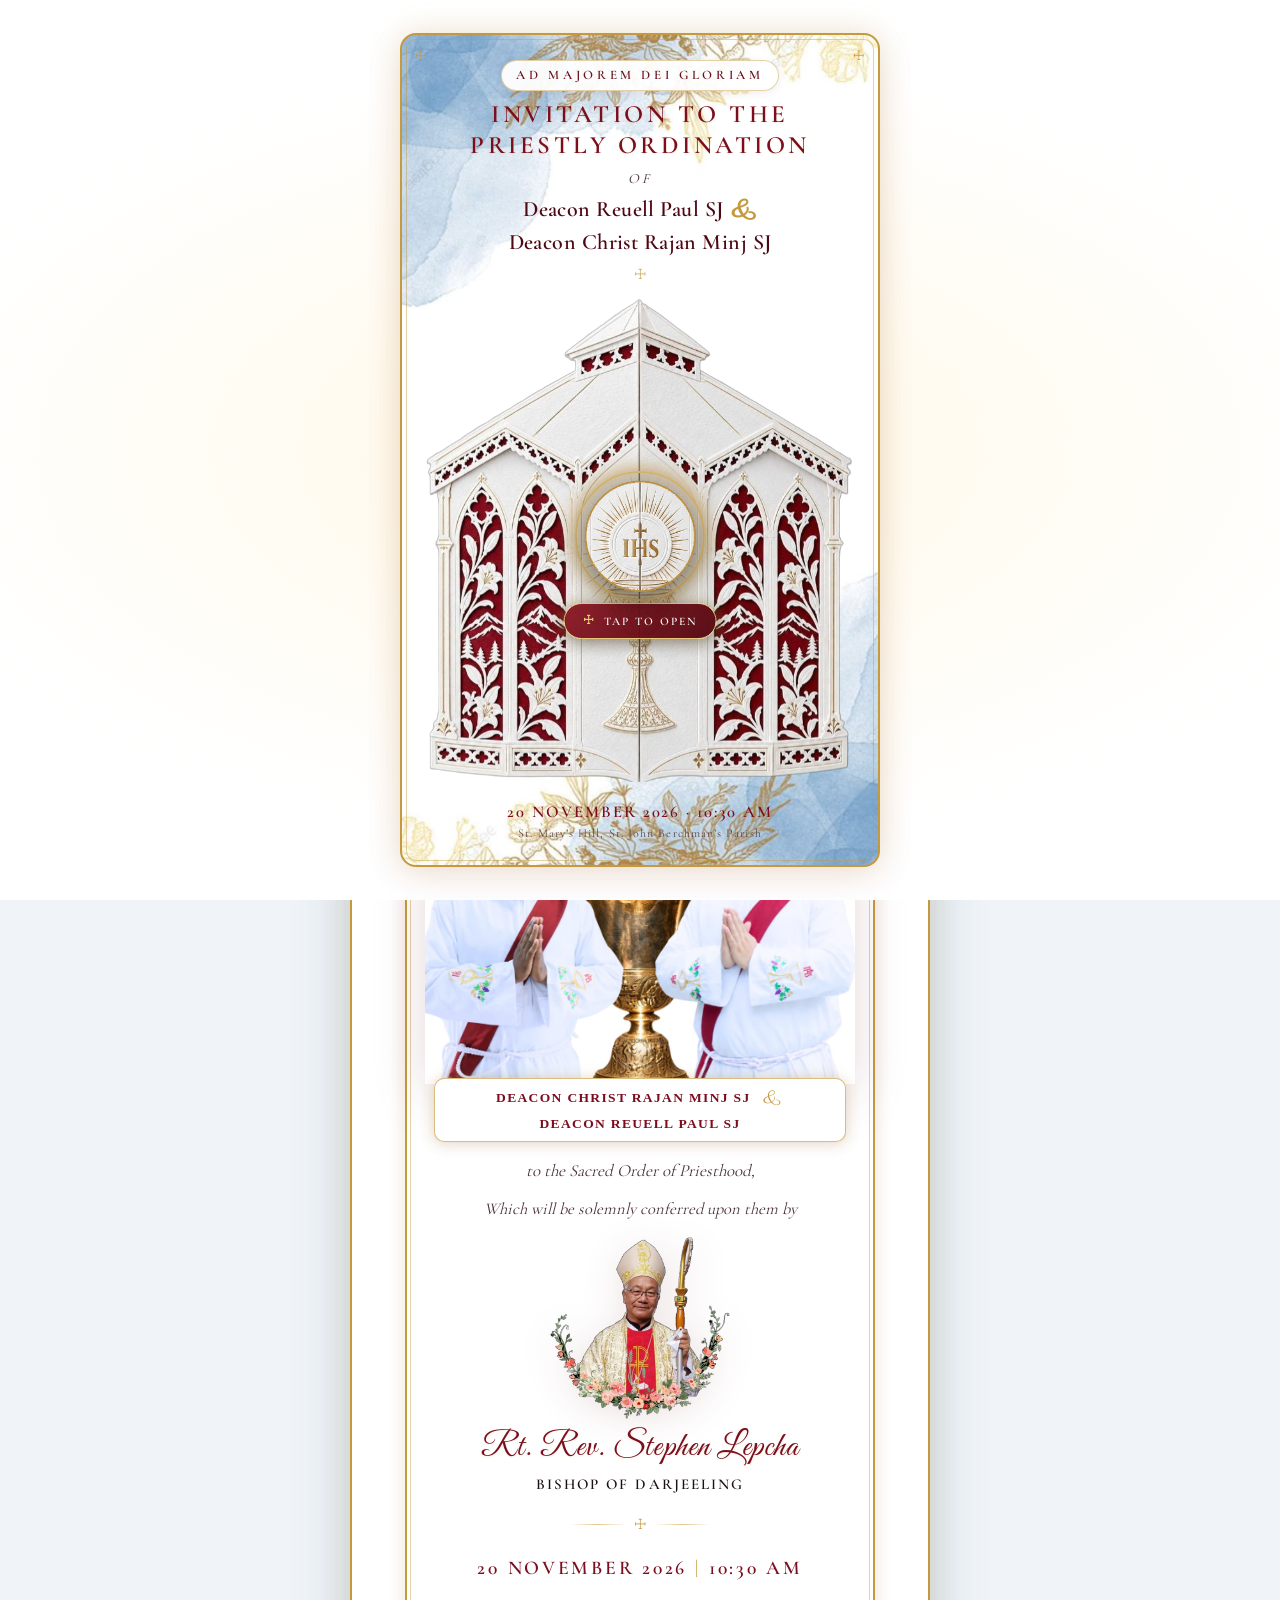
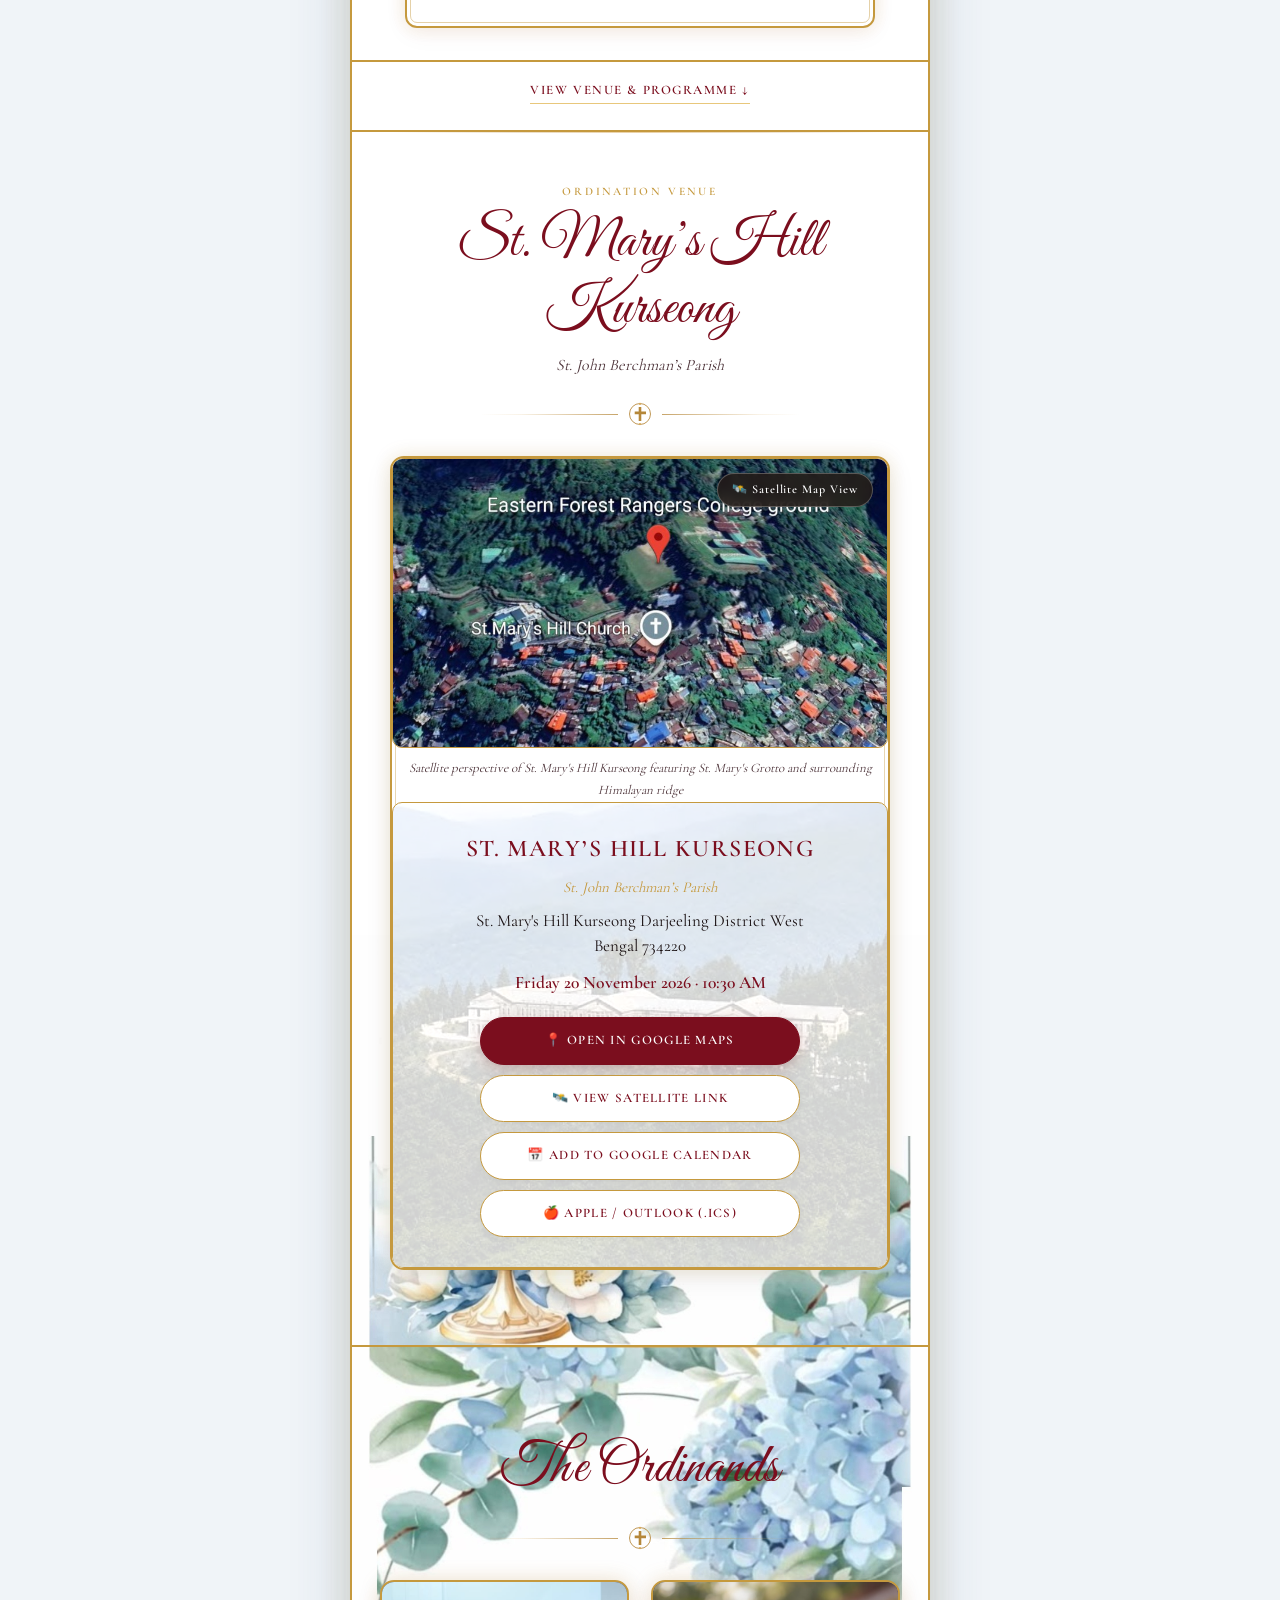
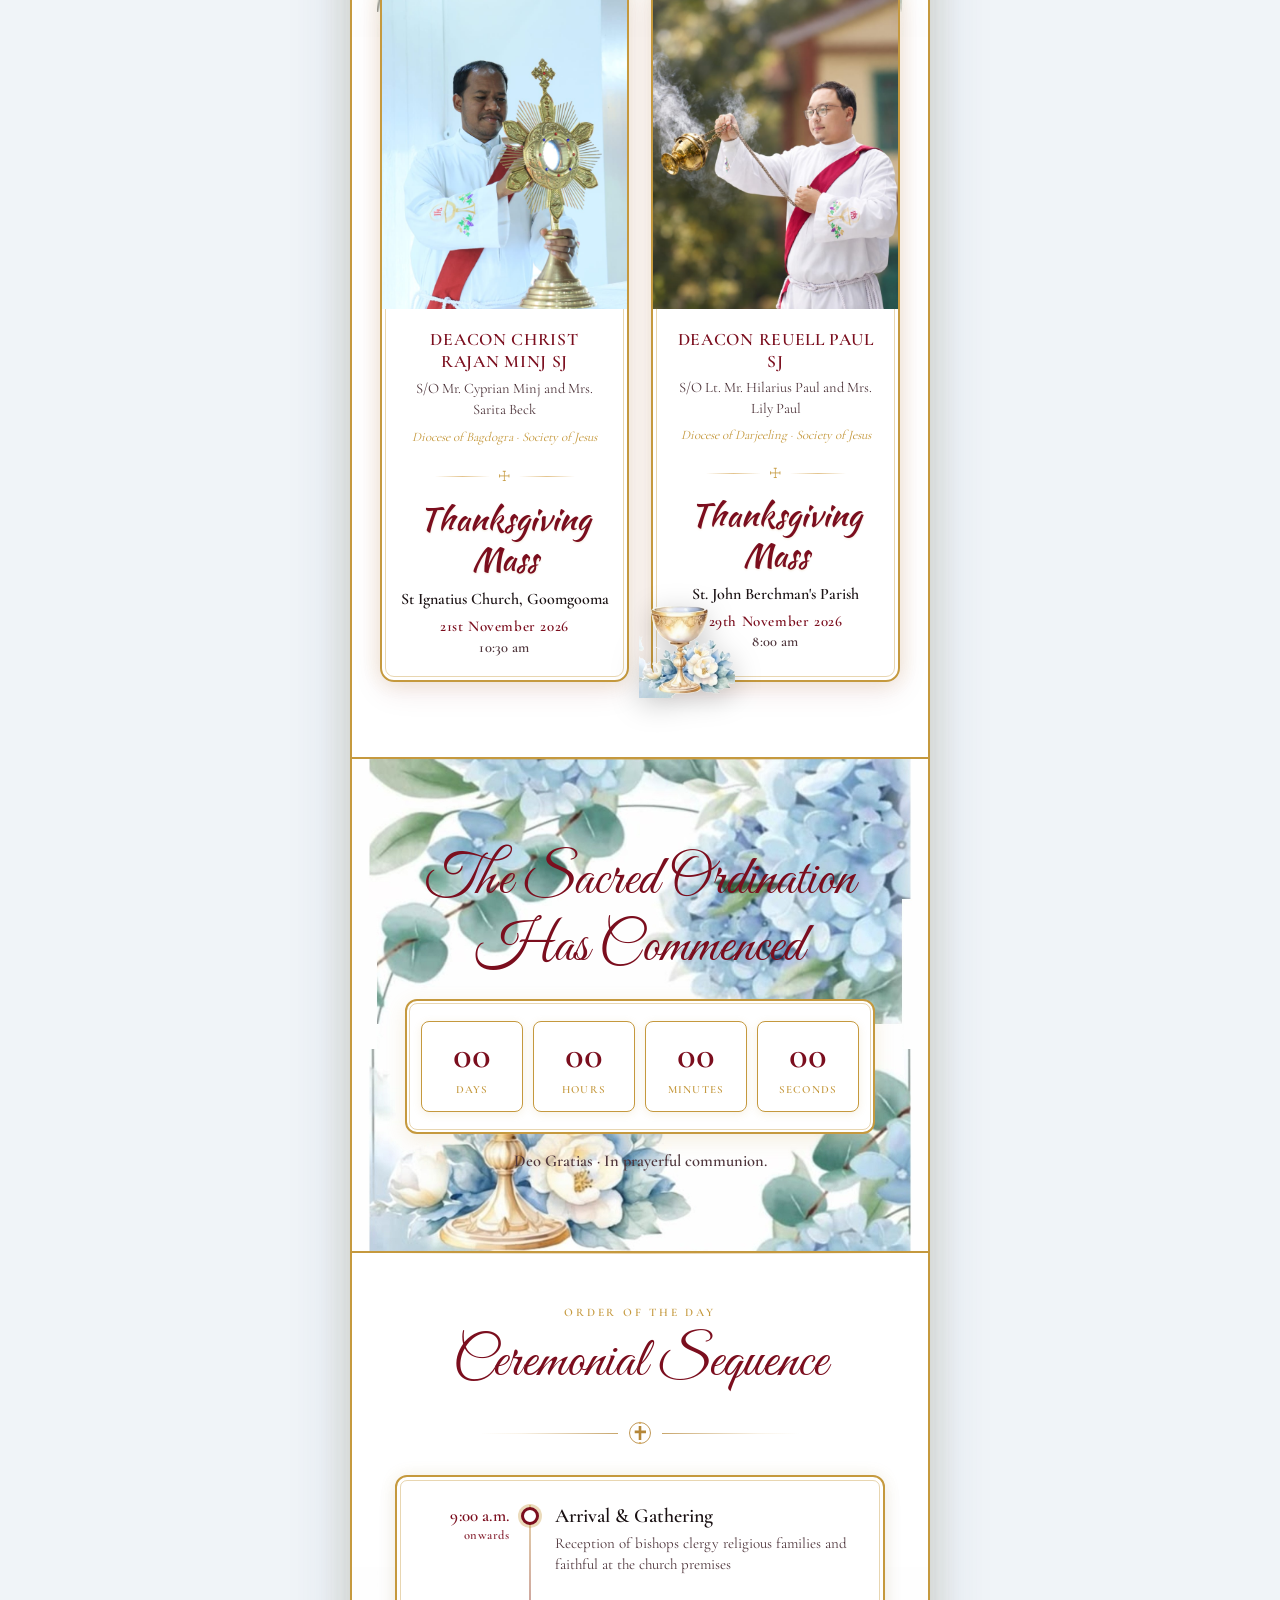
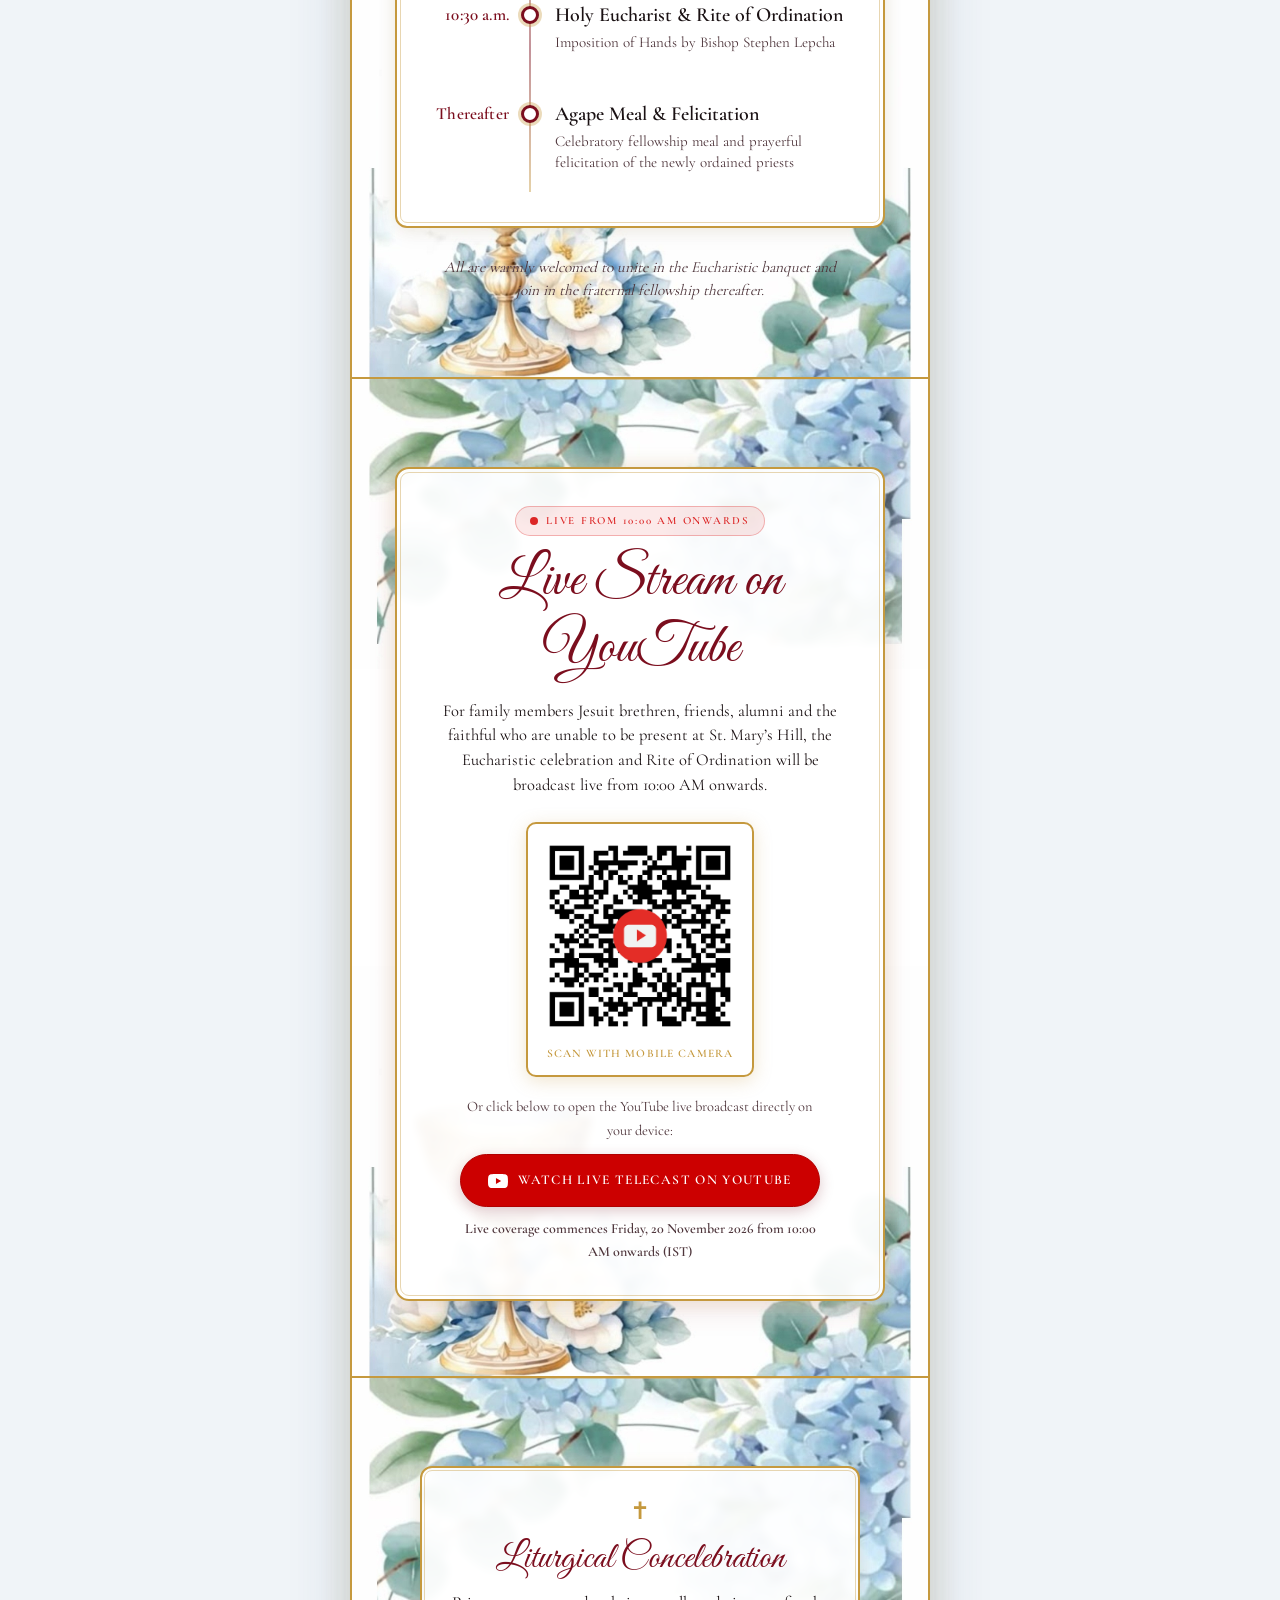
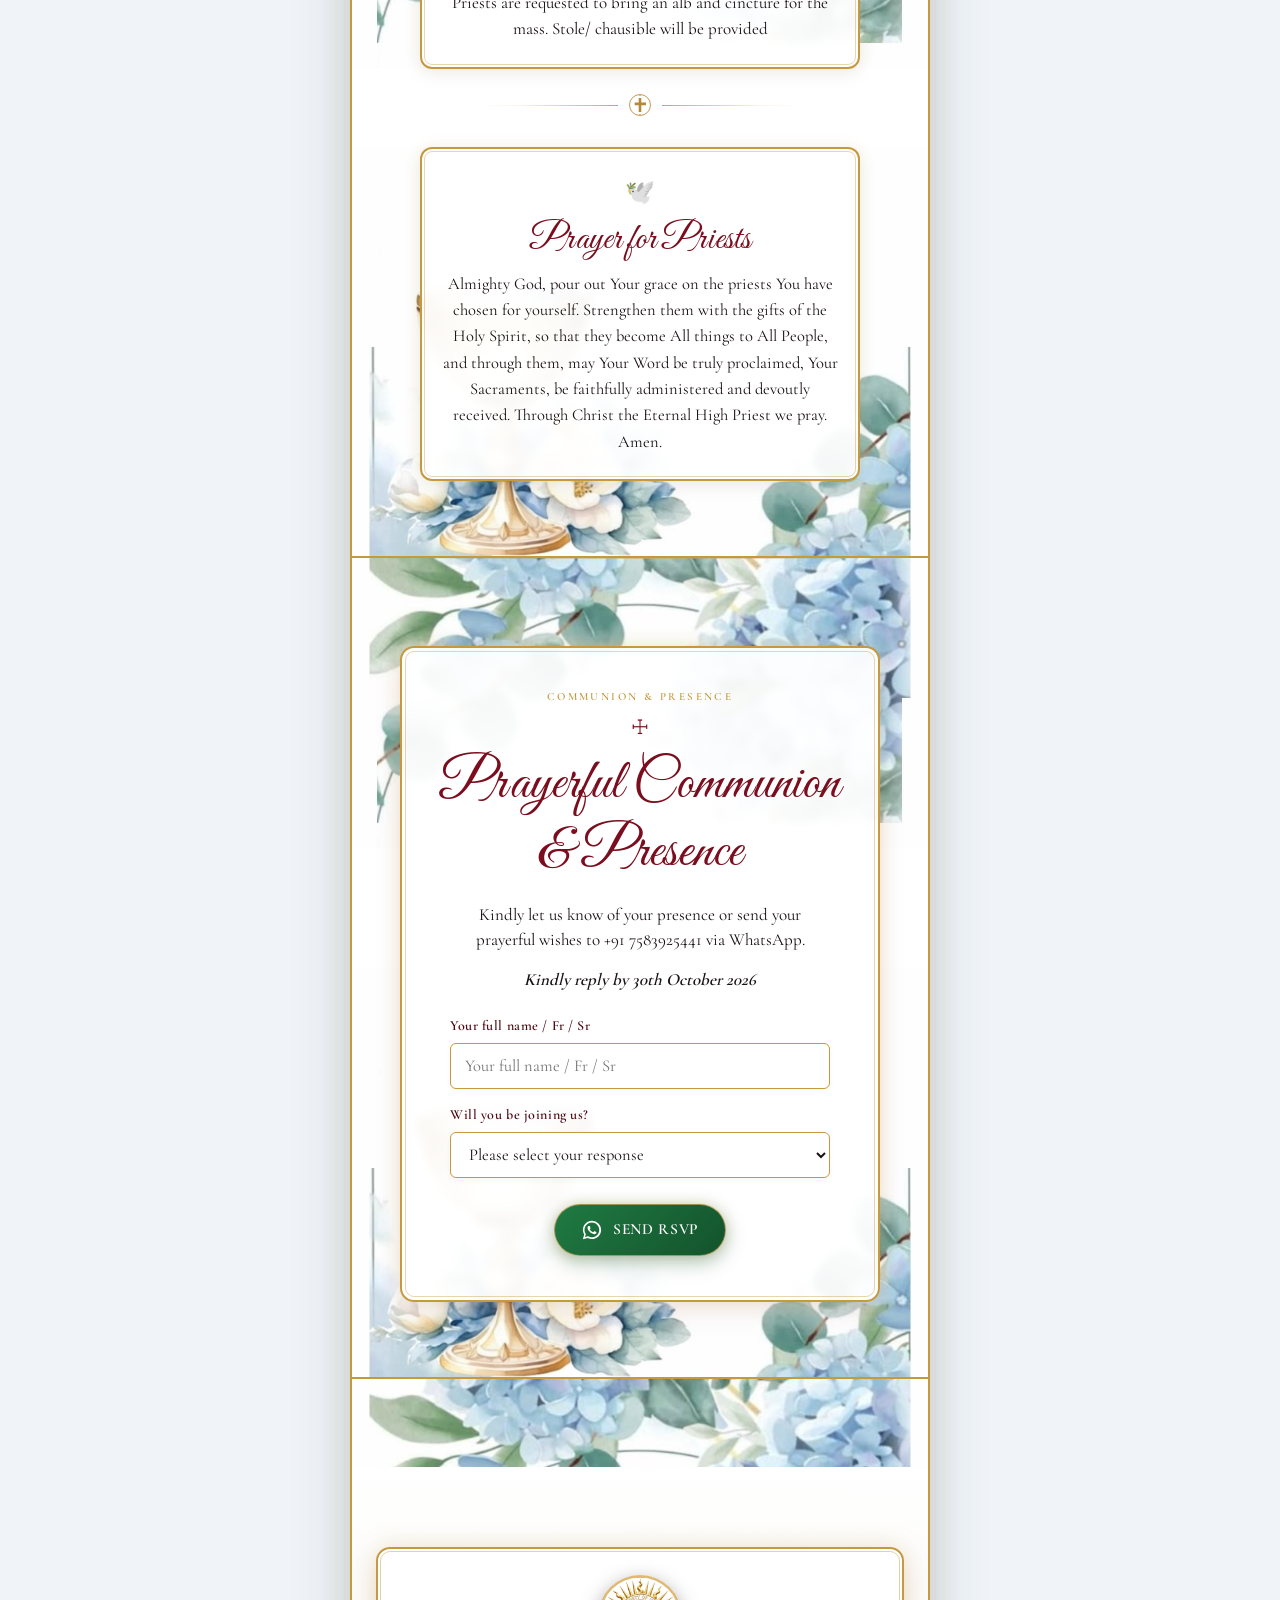
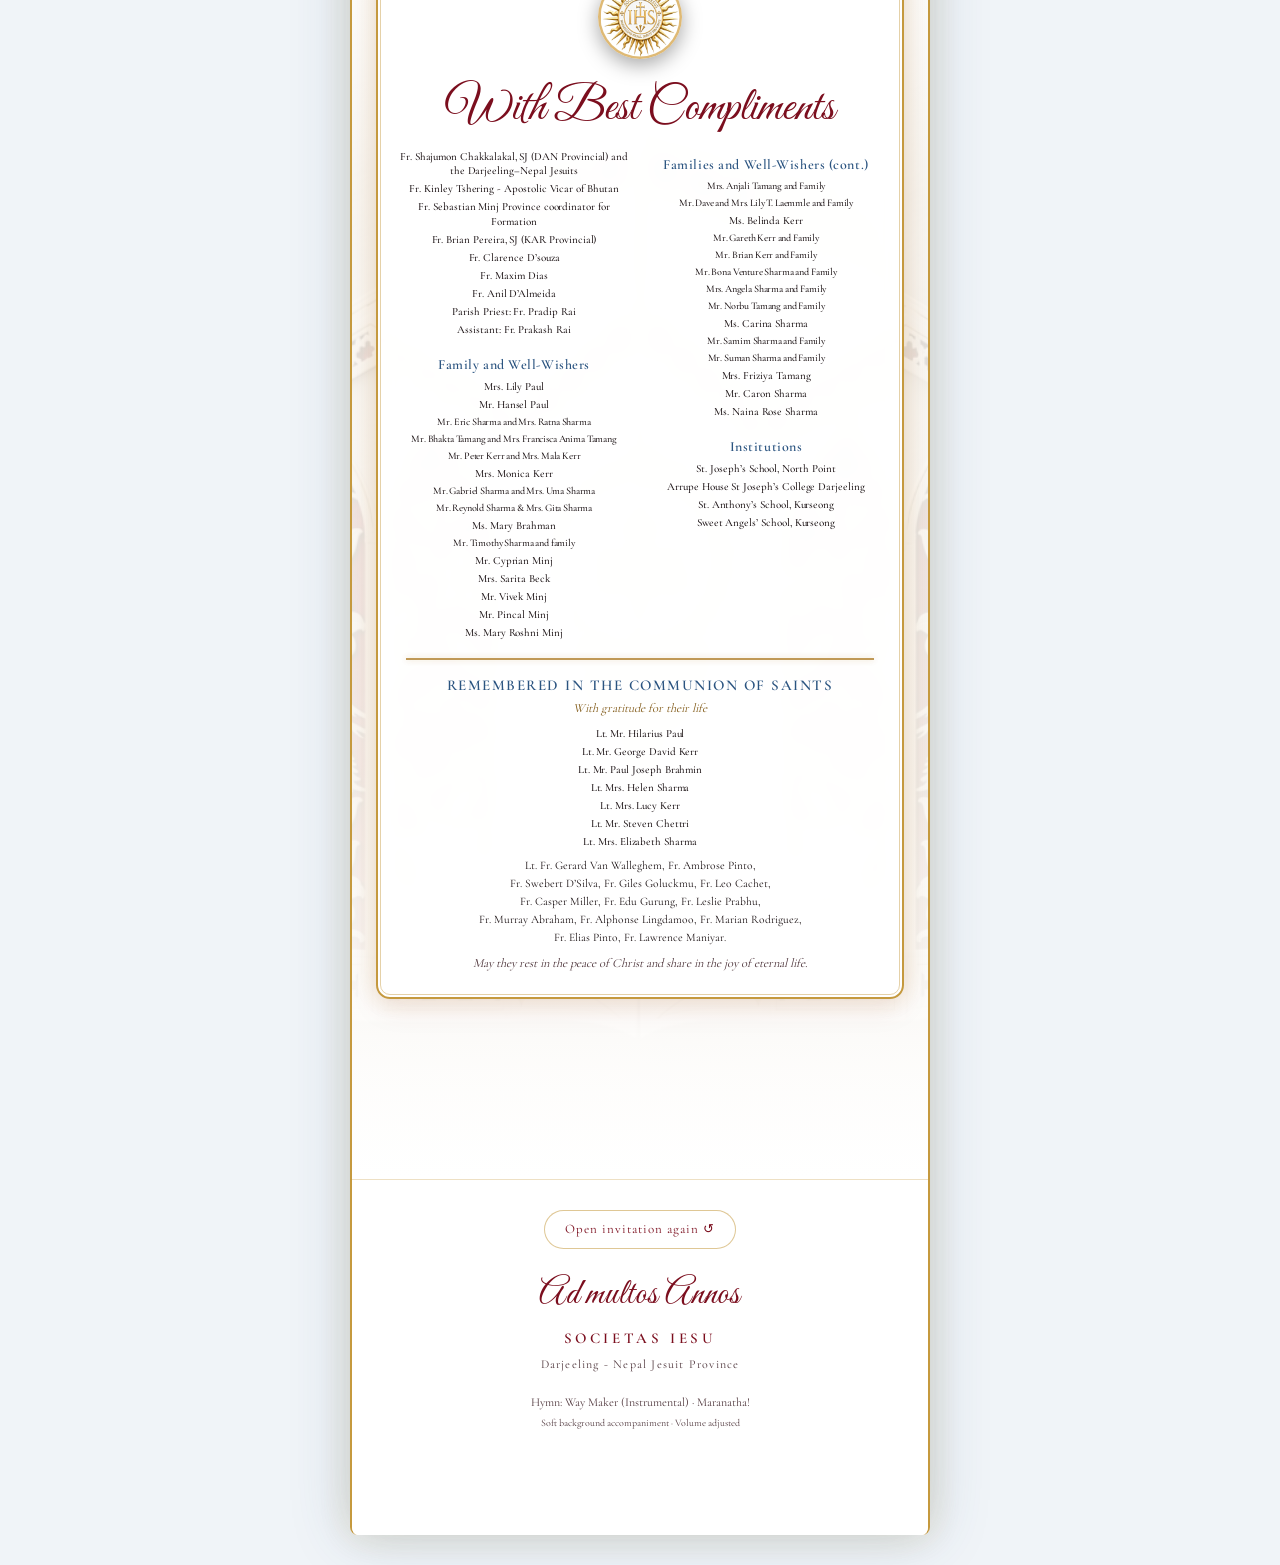
<file: index.html>
<!doctype html>
<html lang="en">
<head>
  <meta charset="utf-8">
  <meta name="viewport" content="width=device-width,initial-scale=1">
  <meta name="theme-color" content="#6b101c">
  <meta name="description" content="Sacerdotal Ordination of Deacon Reuell Paul SJ & Deacon Christ Rajan Minj SJ to the Priesthood of Jesus Christ. Conferred by Rt. Rev. Stephen Lepcha, Bishop of Darjeeling, on 20 November 2026 at St. Mary’s Hill, Kurseong.">
  <meta property="og:title" content="Sacerdotal Ordination | Deacon Reuell Paul SJ & Deacon Christ Rajan Minj SJ">
  <meta property="og:description" content="Sacerdotal Ordination to the Priesthood of Jesus Christ. 20 November 2026, St. Mary’s Hill, Kurseong.">
  <meta property="og:image" content="https://sacerdotal-ordination.inviteby.top/assets/og-thumbnail.jpg?v=4">
  <meta property="og:image:width" content="1024">
  <meta property="og:image:height" content="576">
  <meta property="og:image:alt" content="Sacerdotal Ordination — Deacon Reuell Paul SJ & Deacon Christ Rajan Minj SJ">
  <meta property="og:logo" content="https://sacerdotal-ordination.inviteby.top/assets/jesuit-seal.jpg">
  <meta property="og:type" content="website">
  <meta property="og:url" content="https://sacerdotal-ordination.inviteby.top/">
  <meta name="twitter:card" content="summary_large_image">
  <meta name="twitter:title" content="Sacerdotal Ordination | Deacon Reuell Paul SJ & Deacon Christ Rajan Minj SJ">
  <meta name="twitter:image" content="https://sacerdotal-ordination.inviteby.top/assets/og-thumbnail.jpg?v=4">
  <title>Sacerdotal Ordination | Deacon Reuell Paul SJ &amp; Deacon Christ Rajan Minj SJ</title>
  <link rel="preload" href="./fonts/Parisienne-Regular.ttf" as="font" type="font/ttf" crossorigin>
  <link rel="preload" href="./fonts/ImperialScript.woff" as="font" type="font/woff" crossorigin>
  <link rel="preload" href="./fonts/Cormorant-Regular.ttf" as="font" type="font/ttf" crossorigin>
  <link rel="preload" href="./fonts/Cormorant-Semibold.ttf" as="font" type="font/ttf" crossorigin>
  <link rel="icon" href="./assets/jesuit-seal.jpg" type="image/jpeg">
  <link rel="stylesheet" href="./css/invitation.css?v=8">
  <script src="./wedding-data.js?v=8" defer></script>
  <script src="./js/themes.js?v=8" defer></script>
  <script src="./js/motion.js?v=8" defer></script>
  <script src="./js/invitation.js?v=8" defer></script>
</head>
<body>
  <div id="app"></div>
  <noscript>
    <main style="padding:40px;text-align:center;font-family:Georgia,serif;background:#ffffff;color:#2b1114;">
      <p style="letter-spacing:0.18em;text-transform:uppercase;color:#6b101c;font-weight:bold;">Ad Majorem Dei Gloriam</p>
      <h1>Sacerdotal Ordination</h1>
      <p style="font-size:1.25em;"><strong>Deacon Reuell Paul SJ &amp; Deacon Christ Rajan Minj SJ</strong></p>
      <p>to the Priesthood of Jesus Christ, conferred by <strong>Rt. Rev. Stephen Lepcha</strong>, Bishop of Darjeeling.</p>
      <p><strong>Date &amp; Time:</strong> 20 November 2026 at 10:30 AM</p>
      <p><strong>Venue:</strong> St. Mary’s Hill, Kurseong (St. John Berchman's Parish)</p>
      <p>Please enable JavaScript to view the full illustrated invitation.</p>
    </main>
  </noscript>
</body>
</html>
</file>
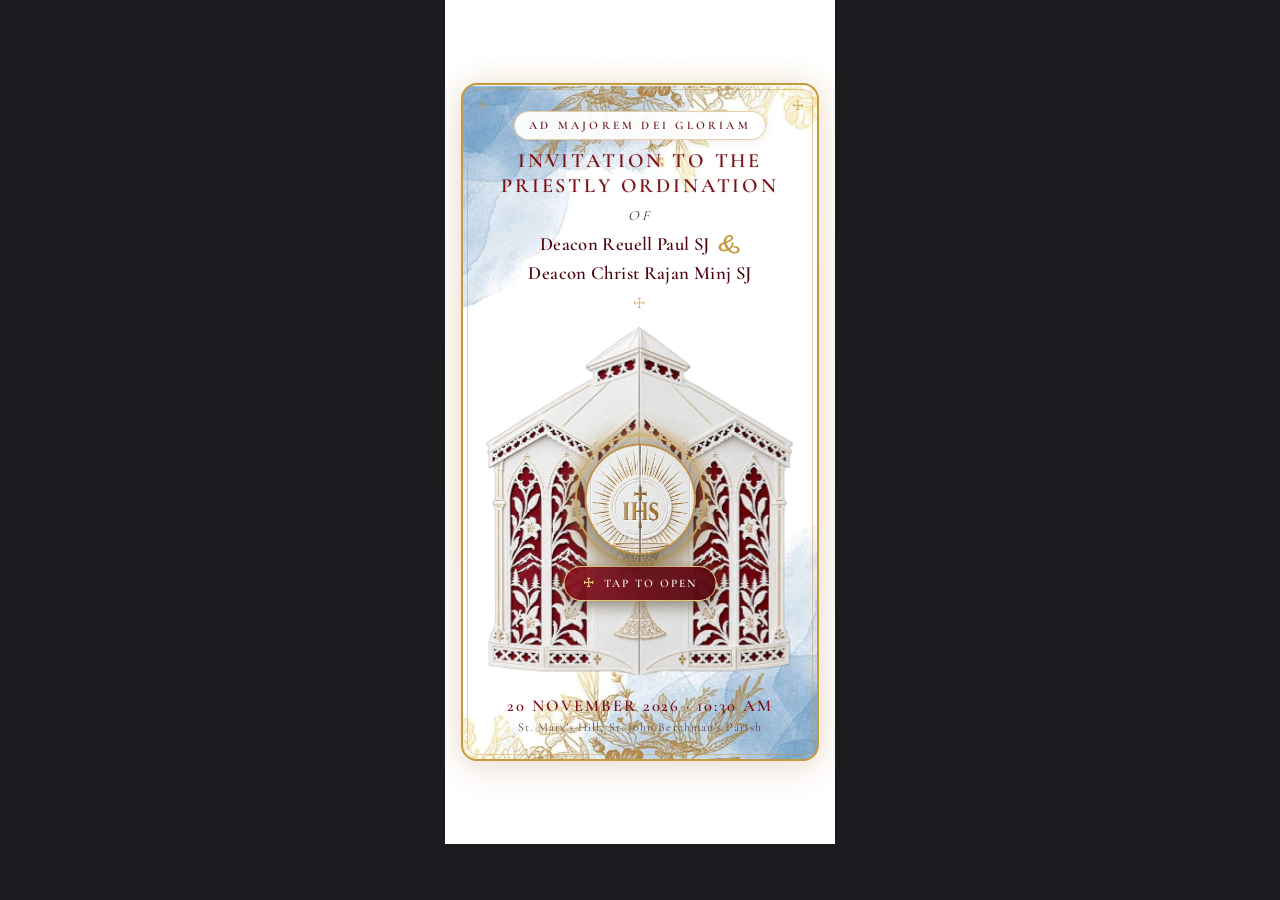
<file: tools/preview-frame.html>
<!doctype html>
<html lang="en">
<head>
<meta charset="utf-8">
<title>Mobile preview harness (dev only)</title>
<style>
  html, body { margin: 0; background: #1c1c20; height: 100%; }
  body { display: flex; align-items: flex-start; justify-content: center; }
  iframe { border: 0; background: #fff; display: block; }
</style>
</head>
<body>
  <!-- Renders the invitation at a true mobile width for screenshots/QA.
       Usage: tools/preview-frame.html[?q=open][?h=2000]#section-id
       q is forwarded to index.html, h sets the frame height (default 844). -->
  <iframe id="frame" title="Invitation preview"></iframe>
  <script>
    const params = new URLSearchParams(location.search);
    const q = params.get('q');
    const h = params.get('h') || 844;
    const frame = document.getElementById('frame');
    frame.style.width = '390px';
    frame.style.height = h + 'px';
    frame.src = '../index.html' + (q ? '?' + q : '') + location.hash;
  </script>
</body>
</html>
</file>
<file: css/invitation.css>
@import url("./typography.css");

:root {
  color-scheme: light;
  --paper: #ffffff;
  --paper-card: #ffffff;
  --paper-trans: rgba(255, 255, 255, 0.98);
  --ink: #1a1113;
  --ink-muted: #4e353b;
  --accent: #7b0e1e;
  --accent-dark: #4e0712;
  --accent-light: #9c1527;
  --metal: #c5993e;
  --metal-light: #e8c77b;
  --metal-glow: rgba(197, 153, 62, 0.35);
  --border-gold: rgba(197, 153, 62, 0.55);
  --border-gold-solid: #c5993e;
}

* { box-sizing: border-box; }
html { scroll-behavior: smooth; }

body {
  margin: 0;
  background: #f0f4f8;
  color: var(--ink);
  font: 18px/1.65 "Cormorant Garamond", Georgia, serif;
  -webkit-font-smoothing: antialiased;
}

/* Fixed backdrop — soft ambient blue & watercolor eucalyptus matching the sacred stationery */
body::before {
  content: '';
  position: fixed;
  inset: 0;
  z-index: -1;
  background:
    linear-gradient(180deg, rgba(235, 242, 250, 0.72) 0%, rgba(245, 248, 252, 0.88) 55%, rgba(235, 242, 250, 0.95) 100%),
    url('../assets/sacred-hydrangea-bg.jpg') center top / cover no-repeat;
  will-change: opacity;
}

button, a { -webkit-tap-highlight-color: transparent; }
button { font: inherit; cursor: pointer; }
a { color: inherit; text-decoration: none; }
button:focus-visible, a:focus-visible {
  outline: 3px solid var(--accent);
  outline-offset: 4px;
}
button:disabled { cursor: wait; opacity: 0.7; }
[hidden] { display: none !important; }

.invitation {
  max-width: 580px;
  margin: 0 auto;
  background-color: #ffffff;
  overflow: hidden;
  box-shadow: 0 0 60px rgba(50, 80, 115, 0.22), 0 0 35px rgba(197, 153, 62, 0.2);
  position: relative;
  border-left: 2px solid var(--metal);
  border-right: 2px solid var(--metal);
}

.locked { overflow: hidden; }

/* ----------------------------------------------------
   ENTRANCE SCREEN (Gothic Architectural Shrine Doors)
---------------------------------------------------- */
.entrance {
  position: fixed;
  inset: 0;
  z-index: 100;
  display: flex;
  align-items: center;
  justify-content: center;
  background: #ffffff url('../assets/entrance-floral-bg.png') center / cover no-repeat;
  transition: opacity 1.1s ease, transform 1.1s ease;
  overflow-y: auto;
  padding: 16px;
  perspective: 1400px;
}

.entrance.leaving {
  opacity: 0;
  transform: scale(1.05);
  pointer-events: none;
}

.door-scene-wrapper {
  width: min(100%, 480px);
  margin: auto;
  display: flex;
  flex-direction: column;
  align-items: center;
  text-align: center;
  position: relative;
  z-index: 2;
  background: #ffffff url('../assets/entrance-floral-bg.png') center / cover no-repeat;
  border: 2px solid var(--metal);
  outline: 1px solid rgba(197, 153, 62, 0.45);
  outline-offset: -7px;
  border-radius: 16px;
  padding: 24px 20px 22px;
  box-shadow: 0 10px 40px rgba(123, 14, 30, 0.08), 0 0 30px rgba(197, 153, 62, 0.22);
}

.door-scene-wrapper::before,
.door-scene-wrapper::after {
  content: '☩';
  position: absolute;
  font-size: 13px;
  color: var(--metal);
  pointer-events: none;
}
.door-scene-wrapper::before { top: 11px; left: 13px; }
.door-scene-wrapper::after { top: 11px; right: 13px; }

.door-header {
  color: var(--ink);
  margin-bottom: 12px;
}

.door-motto {
  display: inline-block;
  font-family: "Cinzel", "Cormorant Garamond", Georgia, serif;
  font-size: clamp(11.5px, 2.8vw, 13px);
  letter-spacing: 0.28em;
  text-transform: uppercase;
  color: var(--crimson-deep, #6B101C) !important;
  font-weight: 800;
  font-style: normal;
  margin-bottom: 8px;
  background: rgba(255, 255, 255, 0.94);
  padding: 4px 14px;
  border-radius: 20px;
  border: 1px solid rgba(197, 153, 62, 0.45);
  box-shadow: 0 2px 8px rgba(107, 16, 28, 0.08);
}

.door-main-title {
  font-size: clamp(20px, 5.2vw, 25px);
  letter-spacing: 0.14em;
  line-height: 1.25;
  text-transform: uppercase;
  color: var(--accent);
  text-shadow: 0 1px 2px rgba(197, 153, 62, 0.2);
  font-weight: 700;
  margin: 0;
}

.door-main-title span {
  display: block;
}

.door-of-line {
  font-size: 14px;
  letter-spacing: 0.2em;
  text-transform: uppercase;
  color: var(--ink-muted);
  margin: 5px 0 5px;
  font-style: italic;
}

.door-ordinands-line {
  font-size: clamp(18px, 4.8vw, 22px);
  color: var(--accent-dark);
  margin: 0 0 6px;
  font-weight: 700;
  line-height: 1.35;
  letter-spacing: 0.02em;
  display: flex;
  flex-direction: column;
  align-items: center;
  justify-content: center;
  gap: 3px;
}

.door-name-item {
  display: inline-flex;
  align-items: center;
  justify-content: center;
  gap: 8px;
  text-align: center;
}

.door-name {
  display: inline-block;
}

.door-ordinands-line .door-amp {
  font-family: "Parisienne", cursive;
  font-size: clamp(26px, 6.4vw, 30px);
  color: var(--metal);
  line-height: 1;
}

.door-cross-divider {
  color: var(--metal);
  font-size: 14px;
  opacity: 0.85;
}

/* Shrine Stage & 3D Door Portal — door fills the page, clean natural appearance without golden hue/shadow */
.door-shrine-stage {
  position: relative;
  width: min(100%, 470px);
  width: min(100%, 470px, calc((100svh - 318px) * 682 / 755));
  aspect-ratio: 682 / 755;
  margin: 0 auto 12px;
  perspective: 1400px;
  transform-style: preserve-3d;
  filter: none;
}

/* Golden halo removed per instruction 1: keep church image as it is */
.door-shrine-stage::before {
  display: none !important;
}

.door-interior-glow {
  position: absolute;
  inset: 5.5% 7%;
  z-index: 1;
  border-radius: 10px;
  overflow: hidden;
  background: transparent;
  display: flex;
  align-items: center;
  justify-content: center;
  opacity: 0;
  visibility: hidden;
  border: none !important;
  box-shadow: none !important;
  transition: opacity 1.6s ease 0.2s, visibility 1.6s ease 0.2s;
}

.door-opening .door-interior-glow {
  opacity: 1;
  visibility: visible;
  background: #ffffff;
  box-shadow: none !important;
}

.door-reveal-content {
  position: relative;
  width: 100%;
  height: 100%;
  display: flex;
  flex-direction: column;
  justify-content: flex-end;
  background: #ffffff;
  overflow: hidden;
}

.door-reveal-photo-wrap {
  position: absolute;
  inset: 0;
  z-index: 1;
  overflow: hidden;
  background: #ffffff;
}

.door-reveal-photo {
  width: 100%;
  height: 100%;
  object-fit: contain;
  object-position: center center;
  display: block;
  background: #ffffff;
  filter: brightness(1.02) contrast(1.02);
  transform: scale(0.96);
  transform-origin: center center;
  transition: transform 3.2s cubic-bezier(0.2, 0.8, 0.2, 1);
}

.door-opening .door-reveal-photo {
  transform: scale(1);
}

.door-reveal-halo {
  position: absolute;
  inset: 0;
  background: radial-gradient(circle at 50% 28%, rgba(255, 240, 190, 0.18) 0%, transparent 65%);
  pointer-events: none;
}

.door-reveal-frame-rim {
  position: absolute;
  inset: 3px;
  border: 1px solid rgba(232, 199, 123, 0.6);
  border-radius: 6px;
  box-shadow: inset 0 0 14px rgba(0, 0, 0, 0.5);
  pointer-events: none;
}

.door-reveal-plaque {
  position: relative;
  z-index: 3;
  background: linear-gradient(180deg, rgba(20, 2, 5, 0) 0%, rgba(20, 2, 5, 0.78) 32%, rgba(12, 1, 3, 0.95) 100%);
  padding: 22px 10px 10px;
  text-align: center;
  color: #fff;
  border-top: none;
}

.door-reveal-cross {
  display: block;
  font-size: 11px;
  color: var(--metal-light);
  margin-bottom: 2px;
}

.door-reveal-title {
  display: block;
  font-size: clamp(11.5px, 3.2vw, 13.5px);
  font-weight: 700;
  letter-spacing: 0.08em;
  color: #fff;
  text-shadow: 0 1px 4px rgba(0, 0, 0, 0.95);
  line-height: 1.3;
}

.door-reveal-sub {
  display: block;
  font-size: clamp(8.5px, 2.2vw, 10px);
  color: var(--metal-light);
  font-style: italic;
  letter-spacing: 0.04em;
  margin-top: 2px;
}

.sanctuary-rays {
  position: absolute;
  inset: 0;
  background: radial-gradient(circle at 50% 45%, rgba(255, 240, 190, 0.9) 0%, rgba(216, 171, 93, 0.4) 45%, transparent 75%);
  animation: altar-rays-pulse 3s infinite alternate ease-in-out;
  pointer-events: none;
}

@keyframes altar-rays-pulse {
  0% { transform: scale(0.96); opacity: 0.6; }
  100% { transform: scale(1.06); opacity: 1; }
}

.door-panels-portal {
  position: absolute;
  inset: 0;
  z-index: 2;
  display: flex;
  width: 100%;
  height: 100%;
  transform-style: preserve-3d;
  -webkit-mask-image: none !important;
  mask-image: none !important;
}

.door-panel {
  position: relative;
  width: 50%;
  height: 100%;
  transform-style: preserve-3d;
  transition:
    transform 2.4s cubic-bezier(0.42, 0.02, 0.24, 1) 0.12s,
    filter 2.4s ease 0.12s;
  will-change: transform;
}

.door-panel-left {
  transform-origin: left center;
}

.door-panel-right {
  transform-origin: right center;
}

.door-panel-leaf {
  width: 100%;
  height: 100%;
  object-fit: fill;
  display: block;
}

.door-panel-shadow {
  display: none !important;
}

/* Center Latch & IHS Logo Button — concentric with the door's own sunburst
   (door art centre measured at 527px of the 1024px panel, cropped from y=155) */
.door-latch-wrapper {
  position: absolute;
  top: 49.27%;
  left: 50%;
  transform: translate(-50%, -50%);
  z-index: 5;
  display: flex;
  flex-direction: column;
  align-items: center;
}

.door-ihs-button {
  background: transparent;
  border: none;
  padding: 0;
  cursor: pointer;
  display: flex;
  flex-direction: column;
  align-items: center;
  position: relative;
  outline: none;
  transition: transform 0.35s cubic-bezier(0.34, 1.56, 0.64, 1), filter 0.35s ease;
}

.door-ihs-button:hover, .door-ihs-button:focus-visible {
  transform: scale(1.08);
  filter: drop-shadow(0 0 25px rgba(235, 192, 107, 0.9));
}

.ihs-emblem-core {
  position: relative;
  width: 114px;
  height: 114px;
  display: flex;
  align-items: center;
  justify-content: center;
}

.ihs-logo-img {
  width: 100%;
  height: 100%;
  object-fit: contain;
  position: relative;
  z-index: 2;
  filter: drop-shadow(0 6px 16px rgba(0, 0, 0, 0.6));
  border-radius: 50%;
}

.ihs-halo-pulse {
  position: absolute;
  inset: -8px;
  border-radius: 50%;
  border: 2px solid var(--metal-light);
  box-shadow: 0 0 20px rgba(216, 171, 93, 0.8), inset 0 0 15px rgba(216, 171, 93, 0.5);
  animation: ihs-pulse-anim 2.2s infinite ease-in-out;
  pointer-events: none;
}

.ihs-halo-rays {
  position: absolute;
  inset: -18px;
  border-radius: 50%;
  background: radial-gradient(circle, rgba(255, 230, 160, 0.35) 0%, rgba(216, 171, 93, 0.1) 60%, transparent 75%);
  animation: ihs-rays-rotate 10s infinite linear;
  pointer-events: none;
}

@keyframes ihs-pulse-anim {
  0% { transform: scale(0.94); opacity: 0.6; }
  50% { transform: scale(1.08); opacity: 1; box-shadow: 0 0 30px rgba(255, 215, 120, 0.95); }
  100% { transform: scale(0.94); opacity: 0.6; }
}

@keyframes ihs-rays-rotate {
  from { transform: rotate(0deg); }
  to { transform: rotate(360deg); }
}

.door-tap-pill {
  position: absolute;
  top: calc(100% + 10px);
  left: 50%;
  transform: translateX(-50%);
  display: inline-flex !important;
  flex-direction: row !important;
  flex-wrap: nowrap !important;
  align-items: center !important;
  justify-content: center !important;
  gap: 8px !important;
  width: max-content !important;
  min-width: max-content !important;
  white-space: nowrap !important;
  background: linear-gradient(135deg, rgba(138, 22, 35, 0.95) 0%, rgba(85, 10, 18, 0.98) 100%);
  border: 1px solid var(--metal-light);
  color: #fff;
  padding: 7px 18px;
  border-radius: 24px;
  box-shadow: 0 4px 18px rgba(0, 0, 0, 0.4), 0 0 16px rgba(216, 171, 93, 0.45);
  font-size: 11.5px;
  letter-spacing: 0.18em;
  font-weight: 700;
  text-transform: uppercase;
  transition: background 0.3s, transform 0.2s;
  pointer-events: none;
}

.door-tap-icon {
  color: var(--metal-light);
  font-size: 12px;
  display: inline !important;
  flex-shrink: 0 !important;
}

.door-tap-text {
  white-space: nowrap !important;
  display: inline !important;
  word-break: keep-all !important;
}

/* Door Opening Animation State — slow, weighted swing */
.door-opening .door-panel-left {
  transform: rotateY(-118deg);
  filter: brightness(0.9) drop-shadow(-10px 10px 20px rgba(0, 0, 0, 0.5));
}

.door-opening .door-panel-right {
  transform: rotateY(118deg);
  filter: brightness(0.9) drop-shadow(10px 10px 20px rgba(0, 0, 0, 0.5));
}

.door-opening .door-panel-shadow {
  opacity: 0.7;
  transition: opacity 2.4s ease 0.12s;
}

.door-opening .door-ihs-button {
  transform: scale(1.25);
  opacity: 0;
  filter: brightness(1.8) drop-shadow(0 0 40px #ffd97d);
  transition: transform 1s ease-out, opacity 0.9s ease-out, filter 1s ease-out;
  pointer-events: none;
}

.door-footer {
  color: var(--ink-muted);
  margin-top: 8px;
}

.door-date-venue {
  font-size: 13.5px;
  letter-spacing: 0.08em;
  line-height: 1.4;
  margin: 0;
}

.door-date-venue strong {
  color: var(--accent);
  font-size: 16.5px;
  font-weight: 800;
  letter-spacing: 0.12em;
}

.door-date-venue small {
  color: var(--ink-muted);
  font-size: 12px;
  opacity: 0.9;
}

/* ----------------------------------------------------
   HERO SECTION (Cinematic Catholic Ordination Altar)
---------------------------------------------------- */
.sacred-hero.cinematic-hero {
  position: relative;
  min-height: 780px;
  display: flex;
  align-items: center;
  justify-content: center;
  padding: 44px 20px 60px;
  text-align: center;
  overflow: hidden;
  isolation: isolate;
}

.hero-image-wrap {
  position: absolute;
  inset: 0;
  z-index: -2;
}

.hero-art {
  width: 100%;
  height: 100%;
  object-fit: cover;
  object-position: center 25%;
  transform: scale(1.02);
  filter: brightness(0.92) contrast(1.05);
}

.hero-overlay {
  position: absolute;
  inset: 0;
  z-index: -1;
  background: linear-gradient(
    180deg,
    color-mix(in srgb, var(--paper) 90%, transparent) 0%,
    rgba(251, 248, 243, 0.84) 24%,
    rgba(251, 248, 243, 0.92) 65%,
    color-mix(in srgb, var(--paper) 94%, transparent) 100%
  );
}

.hero-copy {
  max-width: 520px;
  margin: auto;
  position: relative;
  z-index: 1;
  width: 100%;
}

.liturgical-cross {
  font-size: 26px;
  color: var(--metal);
  margin-bottom: 2px;
  text-shadow: 0 1px 3px rgba(0, 0, 0, 0.2);
}

.amdg-tag {
  font-size: 12px;
  letter-spacing: 0.28em;
  text-transform: uppercase;
  color: var(--accent);
  font-weight: 700;
  font-style: normal;
  margin: 0 0 8px;
}

.hero-event-title {
  font-size: clamp(22px, 5.8vw, 30px);
  letter-spacing: 0.14em;
  color: var(--accent-dark);
  font-weight: 700;
  margin: 0 0 4px;
  line-height: 1.18;
}

.hero-of {
  font-size: 14px;
  font-style: italic;
  color: var(--ink-muted);
  margin: 0 0 14px;
}

/* Side-by-Side Ordinands Duo (Images 4 & 5) */
.hero-ordinands-duo {
  display: grid;
  grid-template-columns: 1fr auto 1fr;
  align-items: center;
  gap: 12px;
  margin: 0 0 18px;
  outline: none;
}

.hero-ordinand-profile {
  display: flex;
  flex-direction: column;
  align-items: center;
  text-align: center;
}

.hero-portrait-arch {
  position: relative;
  width: 100%;
  max-width: 175px;
  aspect-ratio: 3 / 4.4;
  border-radius: 90px 90px 10px 10px;
  overflow: hidden;
  box-shadow: 0 10px 24px rgba(0, 0, 0, 0.18), 0 0 0 2px var(--metal-light);
  background: #fdfaf5;
  transition: transform 0.3s ease, box-shadow 0.3s ease;
}

.hero-portrait-arch:hover {
  transform: translateY(-3px);
  box-shadow: 0 14px 28px rgba(0, 0, 0, 0.24), 0 0 0 2px var(--metal);
}

.hero-portrait-photo {
  width: 100%;
  height: 100%;
  object-fit: cover;
  object-position: center top;
  display: block;
}

/* Left portrait is shot from further back — zoom it in so his figure reaches
   the same height in the arch as the right portrait */
.hero-portrait-photo--left {
  transform: scale(1.42);
  transform-origin: 36% 60%;
}

.hero-portrait-border {
  position: absolute;
  inset: 4px;
  border-radius: 86px 86px 6px 6px;
  border: 1px solid rgba(216, 171, 93, 0.6);
  pointer-events: none;
}

.hero-ordinand-meta {
  margin-top: 10px;
}

.hero-ordinand-name {
  font-size: clamp(13px, 3.5vw, 16px);
  font-weight: 700;
  letter-spacing: 0.05em;
  color: var(--accent);
  margin: 0 0 2px;
  line-height: 1.25;
}

.hero-ordinand-sub {
  font-size: 11px;
  color: var(--ink-muted);
  letter-spacing: 0.03em;
  margin: 0;
  line-height: 1.3;
}

.hero-duo-separator {
  display: flex;
  flex-direction: column;
  align-items: center;
  justify-content: center;
  gap: 2px;
}

.hero-duo-separator .duo-cross {
  font-size: 16px;
  color: var(--metal);
}

.hero-duo-separator .duo-amp {
  font-family: "Parisienne", cursive;
  font-size: 32px;
  color: var(--metal);
  line-height: 1;
}

.hero-conferral {
  background: rgba(255, 255, 255, 0.82);
  border: 1px solid var(--border-gold);
  border-radius: 8px;
  padding: 14px 18px;
  margin: 14px auto 16px;
  backdrop-filter: blur(6px);
  box-shadow: 0 4px 18px rgba(0, 0, 0, 0.05);
}

.hero-calling {
  font-size: 13.5px;
  font-style: italic;
  color: var(--ink-muted);
  margin: 0 0 5px;
  line-height: 1.4;
}

.bishop-name {
  font-family: "Kaushan Script", "Parisienne", cursive;
  font-size: clamp(21px, 5.4vw, 25px);
  font-weight: 400;
  font-style: normal;
  letter-spacing: 0.02em;
  color: var(--accent-dark);
  margin: 0;
}

.bishop-title {
  font-size: 13.5px;
  color: var(--metal);
  margin: 2px 0 0;
  font-style: italic;
}

.hero-datetime {
  margin: 14px 0 18px;
}

.hero-date {
  font-size: clamp(24px, 6.4vw, 31px);
  font-weight: 800;
  letter-spacing: 0.14em;
  color: var(--accent);
  margin: 0 0 4px;
  text-shadow: 0 1px 2px rgba(255, 255, 255, 0.9);
}

.hero-venue {
  font-size: 15px;
  letter-spacing: 0.1em;
  color: var(--ink);
  font-weight: 700;
  margin: 0;
}

.hero-lead {
  font-size: 13px;
  letter-spacing: 0.26em;
  text-transform: uppercase;
  color: var(--metal);
  font-weight: 700;
  margin: 14px 0 2px;
}

.hero-time {
  font-size: clamp(16px, 4.2vw, 19px);
  letter-spacing: 0.1em;
  color: var(--ink-muted);
  font-weight: 700;
  margin: 2px 0 0;
}

.hero-venue-sub {
  font-size: clamp(11px, 2.9vw, 14px);
  letter-spacing: 0.02em;
  color: var(--metal);
  font-weight: 600;
  max-width: 360px;
  margin: 5px auto 0;
}

.hero-link {
  display: inline-block;
  font-size: 13px;
  letter-spacing: 0.12em;
  text-transform: uppercase;
  color: var(--accent);
  font-weight: 600;
  border-bottom: 1px solid var(--metal-light);
  padding-bottom: 2px;
  transition: color 0.2s, border-color 0.2s;
}

.hero-link:hover {
  color: var(--metal);
  border-color: var(--accent);
}


/* ----------------------------------------------------
   PAPER SECTIONS GENERAL
---------------------------------------------------- */
.paper-section {
  position: relative;
  padding: 70px 32px;
  text-align: center;
  background: var(--paper);
}

.section-kicker {
  display: block;
  font-size: 11.5px;
  letter-spacing: 0.24em;
  text-transform: uppercase;
  color: var(--metal);
  font-weight: 600;
  margin-bottom: 8px;
  position: relative;
  z-index: 2;
  text-shadow: 0 1px 4px rgba(255, 255, 255, 0.95), 0 0 10px rgba(255, 255, 255, 0.9);
}

.script {
  font-family: "Great Vibes", "Parisienne", cursive;
  font-size: clamp(42px, 10vw, 56px);
  color: var(--accent);
  margin: 0 0 16px;
  font-weight: 400;
  line-height: 1.2;
}

/* Ornamental divider: blending gradient strands around a gold cross medallion */
.rule {
  position: relative;
  width: min(85%, 320px);
  height: 24px;
  margin: 24px auto 30px;
  border: none;
  background: center / 24px 24px no-repeat url("data:image/svg+xml,%3Csvg xmlns='http://www.w3.org/2000/svg' viewBox='0 0 24 24' width='24' height='24'%3E%3Ccircle cx='12' cy='12' r='10.5' fill='none' stroke='%23b58739' stroke-width='1' opacity='.85'/%3E%3Cpath fill='%23b58739' d='M10.7 5h2.6v4.6H18v2.6h-4.7V19h-2.6v-6.8H6.7V9.6H10.7z'/%3E%3Ccircle cx='12' cy='1.9' r='1.1' fill='%23d8ab5d'/%3E%3Ccircle cx='12' cy='22.1' r='1.1' fill='%23d8ab5d'/%3E%3C/svg%3E");
}
.rule::before,
.rule::after {
  content: '';
  position: absolute;
  top: 50%;
  width: calc(50% - 22px);
  height: 1px;
  background: linear-gradient(90deg, transparent 0%, rgba(216, 171, 93, 0.15) 30%, rgba(181, 135, 57, 0.75) 100%);
}
.rule::before { left: 0; }
.rule::after { right: 0; transform: scaleX(-1); }

/* ----------------------------------------------------
   ORDINATION INTRO / PREAMBLE
---------------------------------------------------- */
.solemn-intro, .ordination-intro {
  padding-top: 50px;
  padding-bottom: 75px;
}

.seal-badge-wrap {
  margin-bottom: 16px;
}

.badge-seal {
  width: 90px;
  height: 90px;
  border-radius: 50%;
  padding: 3px;
  background: radial-gradient(circle, #f9f0df 0%, #deb872 70%, #99702a 100%);
  box-shadow: 0 4px 18px rgba(0, 0, 0, 0.15);
  display: inline-block;
}

/* Ad Majorem — upright, letter-spaced serif (never italic, no || rules) */
.amdg-heading {
  font-family: "Cormorant Garamond", Georgia, serif;
  font-size: clamp(14px, 3.6vw, 18px);
  font-weight: 700;
  font-style: normal;
  text-transform: uppercase;
  color: var(--accent);
  margin-bottom: 8px;
  white-space: nowrap;
  letter-spacing: 0.26em;
  text-indent: 0.26em;
}

.invitation-para-follow {
  margin-top: 4px;
}

.invitation-continuous-para {
  font-size: clamp(17px, 4.4vw, 19.5px);
  line-height: 1.7;
  color: var(--ink);
  max-width: 470px;
  margin: 22px auto 14px;
  text-align: center;
  font-style: italic;
  padding: 0 12px;
}

.invitation-text-block {
  max-width: 470px;
  margin: 0 auto;
}

.hosts-text {
  font-size: 18px;
  line-height: 1.5;
  color: var(--ink);
  margin: 0 0 14px;
}

.ordination-callout {
  font-size: clamp(24px, 6vw, 30px);
  letter-spacing: 0.15em;
  color: var(--accent-dark);
  font-weight: 700;
  margin: 12px 0 6px;
}

.of-label {
  font-size: 16px;
  font-style: italic;
  color: var(--ink-muted);
  margin: 0 0 16px;
}

.ordinands-feature {
  display: flex;
  flex-direction: column;
  gap: 8px;
  align-items: center;
  margin: 0 auto 20px;
}

.ordinand-card {
  width: 100%;
  max-width: 420px;
  background: #ffffff;
  border: 1px solid var(--border-gold);
  border-radius: 6px;
  padding: 14px 20px;
  box-shadow: 0 4px 14px rgba(0, 0, 0, 0.04);
}

.ordinand-card h4 {
  margin: 0;
  font-size: 21px;
  letter-spacing: 0.06em;
  color: var(--accent);
  font-weight: 700;
}

.ordinand-conjunction {
  font-family: "Parisienne", cursive;
  font-size: 28px;
  color: var(--metal);
  margin: -2px 0;
}

.priesthood-text {
  font-size: 17px;
  font-style: italic;
  line-height: 1.5;
  color: var(--ink-muted);
  margin: 16px 0 12px;
}

.bishop-highlight {
  background: rgba(124, 26, 39, 0.05);
  border: 1px solid var(--border-gold);
  border-radius: 6px;
  padding: 16px 20px;
  margin: 14px auto 30px;
  max-width: 420px;
}

.bishop-title-main {
  font-family: "Kaushan Script", "Parisienne", cursive;
  font-size: clamp(23px, 5.8vw, 27px);
  font-weight: 400;
  font-style: normal;
  letter-spacing: 0.02em;
  color: var(--accent-dark);
  margin: 0 0 4px;
}

.bishop-diocese {
  font-size: 15px;
  font-style: italic;
  color: var(--metal);
  margin: 0;
}

.date-venue-plaque {
  display: flex;
  flex-direction: column;
  flex-wrap: nowrap;
  align-items: center;
  justify-content: center;
  background: linear-gradient(180deg, #ffffff 0%, #fdfbf8 100%);
  border: 1px solid rgba(216, 171, 93, 0.55);
  border-radius: 12px;
  padding: 24px 20px;
  margin: 32px auto 0;
  max-width: 490px;
  box-shadow: 0 10px 30px rgba(107, 16, 28, 0.06), 0 0 0 1px rgba(255, 255, 255, 0.8) inset, 0 2px 14px rgba(181, 135, 57, 0.16);
}

.plaque-col {
  flex: 0 1 auto;
  width: 100%;
  padding: 8px 12px;
}

.plaque-label {
  display: block;
  font-size: 11px;
  letter-spacing: 0.22em;
  text-transform: uppercase;
  color: var(--metal);
  font-weight: 700;
  margin-bottom: 5px;
}

.plaque-value {
  display: block;
  font-size: 25px;
  font-weight: 800;
  color: var(--accent);
  letter-spacing: 0.06em;
  line-height: 1.25;
}

.plaque-sub {
  display: block;
  font-size: 16.5px;
  font-weight: 700;
  color: var(--accent-light);
  margin-top: 4px;
  letter-spacing: 0.04em;
}

/* Venue subtitle: Former Jesuit Theologate on top, St. John Berchman's Parish on the same line */
.plaque-venue-sub {
  font-size: clamp(10.5px, 2.9vw, 14px);
  font-weight: 600;
  letter-spacing: 0.02em;
  margin-top: 5px;
  line-height: 1.35;
}

.theologate-line {
  display: block;
  opacity: 0.9;
}

.parish-line {
  display: block;
  white-space: nowrap !important;
  word-break: keep-all !important;
}

.plaque-divider {
  width: 1px;
  height: 50px;
  background: linear-gradient(180deg, transparent, rgba(216, 171, 93, 0.7), transparent);
}

@media (max-width: 460px) {
  .plaque-divider {
    width: 80%;
    height: 1px;
    margin: 10px auto;
  }

  .date-venue-plaque {
    padding: 20px 12px;
  }

  .plaque-col {
    padding: 8px 6px;
  }
}

/* ----------------------------------------------------
   COUNTDOWN TIMER
---------------------------------------------------- */
.torn:before, .torn:after {
  content: '';
  position: absolute;
  left: 0;
  width: 100%;
  height: 18px;
  background: var(--paper);
  clip-path: polygon(
    0 45%, 3% 35%, 6% 60%, 9% 40%, 12% 70%, 16% 38%, 21% 65%, 24% 45%, 28% 62%,
    31% 35%, 34% 50%, 38% 30%, 41% 57%, 44% 34%, 48% 56%, 52% 29%, 56% 50%,
    60% 38%, 64% 62%, 69% 41%, 73% 55%, 77% 28%, 82% 56%, 86% 34%, 90% 62%,
    94% 37%, 98% 56%, 100% 40%, 100% 100%, 0 100%
  );
  z-index: 2;
}
.torn:before { top: -17px; }
.torn:after { bottom: -17px; transform: rotate(180deg); }

.countdown-section {
  padding: 60px 24px 65px;
  background: #ffffff;
}

.countdown {
  display: grid;
  grid-template-columns: repeat(4, 1fr);
  gap: 10px;
  max-width: 400px;
  margin: 20px auto 14px;
}

.countdown div {
  background: #ffffff;
  border: 1px solid var(--border-gold);
  border-radius: 6px;
  padding: 12px 6px;
  box-shadow: 0 4px 12px rgba(0, 0, 0, 0.04);
}

.countdown strong {
  display: block;
  font-size: 38px;
  font-weight: 800;
  color: var(--accent);
  line-height: 1.15;
  font-variant-numeric: tabular-nums;
}

.countdown span {
  display: block;
  font-size: 11px;
  letter-spacing: 0.1em;
  text-transform: uppercase;
  color: var(--metal);
  font-weight: 600;
  margin-top: 3px;
}

.countdown-note {
  font-size: 16.5px;
  font-weight: 700;
  color: var(--ink-muted);
  margin: 14px 0 0;
}

/* ----------------------------------------------------
   CEREMONIAL SEQUENCE (TIMELINE)
---------------------------------------------------- */
.schedule-section {
  padding-top: 80px;
  padding-bottom: 75px;
}

.liturgical-timeline {
  --time-col: 88px;
  --marker-col: 24px;
  --pad-x: 14px;
  list-style: none;
  padding: 26px var(--pad-x);
  margin: 24px auto;
  max-width: 490px;
  position: relative;
  border: 2px solid var(--metal);
  outline: 1px solid rgba(197, 153, 62, 0.4);
  outline-offset: -6px;
  border-radius: 12px;
  background: #ffffff;
  box-shadow: 0 6px 22px rgba(0, 0, 0, 0.05), 0 0 16px rgba(197, 153, 62, 0.12);
}

@media (min-width: 440px) {
  .liturgical-timeline {
    --time-col: 100px;
    --marker-col: 26px;
    --pad-x: 20px;
  }
}

.liturgical-timeline:before {
  content: '';
  position: absolute;
  left: calc(var(--pad-x) + var(--time-col) + (var(--marker-col) / 2));
  transform: translateX(-50%);
  top: 28px;
  bottom: 34px;
  width: 2px;
  background: linear-gradient(180deg, var(--metal) 0%, var(--accent) 50%, var(--metal) 100%);
  opacity: 0.45;
}

.liturgical-timeline li {
  display: grid;
  grid-template-columns: var(--time-col) var(--marker-col) 1fr;
  align-items: flex-start;
  min-height: 85px;
  text-align: left;
  position: relative;
  margin-bottom: 14px;
}

.liturgical-timeline time {
  font-size: clamp(14.5px, 3.8vw, 17px);
  font-weight: 700;
  color: var(--accent);
  text-align: right;
  padding-right: 8px;
  padding-top: 2px;
  line-height: 1.25;
  letter-spacing: 0.01em;
  word-break: normal;
  white-space: normal;
  display: flex;
  flex-direction: column;
  align-items: flex-end;
}

.liturgical-timeline time .time-sub {
  font-size: 12.5px;
  font-weight: 600;
  color: var(--metal-dark);
  letter-spacing: 0.04em;
  opacity: 0.9;
  margin-top: 2px;
}

.liturgical-timeline .event-marker {
  display: block;
  width: 18px;
  height: 18px;
  border-radius: 50%;
  background: #ffffff;
  border: 3px solid var(--accent);
  box-shadow: 0 0 0 3px var(--metal-glow);
  margin: 4px auto 0;
  position: relative;
  z-index: 1;
  transition: transform 0.4s ease, border-color 0.4s ease;
}

.liturgical-timeline li.is-current .event-marker {
  transform: scale(1.4);
  background: var(--metal);
  border-color: #ffffff;
  box-shadow: 0 0 12px var(--metal);
}

.event-body {
  padding-left: 12px;
}

.event-name {
  display: block;
  font-size: clamp(17px, 4.4vw, 20px);
  font-weight: 700;
  color: var(--ink);
  line-height: 1.3;
}

.event-detail {
  font-size: clamp(13.5px, 3.4vw, 15px);
  color: var(--ink-muted);
  margin: 4px 0 0;
  line-height: 1.45;
}

.schedule-note {
  font-size: 15.5px;
  font-style: italic;
  color: var(--ink-muted);
  max-width: 400px;
  margin: 28px auto 0;
  line-height: 1.5;
}

/* ----------------------------------------------------
   VENUE & SATELLITE SECTION
---------------------------------------------------- */
.venue-section {
  padding: 70px 24px 65px;
}

.venue-subheading {
  font-size: 16px;
  color: var(--ink-muted);
  font-style: italic;
  margin: -8px 0 0;
}

.satellite-feature-card {
  max-width: 500px;
  margin: 0 auto;
  background: #ffffff;
  border: 1px solid var(--metal);
  outline: 1px solid var(--border-gold);
  outline-offset: 4px;
  border-radius: 12px;
  overflow: hidden;
  box-shadow: 0 10px 30px rgba(0, 0, 0, 0.08);
}

.satellite-image-wrapper {
  position: relative;
  width: 100%;
  height: 290px;
  overflow: hidden;
  background: #231a17;
}

.satellite-img {
  width: 100%;
  height: 100%;
  object-fit: cover;
  display: block;
  transition: transform 0.6s ease;
}

.satellite-feature-card:hover .satellite-img {
  transform: scale(1.04);
}

.satellite-badge {
  position: absolute;
  top: 14px;
  right: 14px;
  background: rgba(36, 26, 23, 0.85);
  color: #fff;
  padding: 6px 14px;
  border-radius: 20px;
  font-size: 12px;
  letter-spacing: 0.08em;
  font-weight: 600;
  backdrop-filter: blur(4px);
  border: 1px solid rgba(255, 255, 255, 0.25);
}

.venue-caption {
  font-size: 13px;
  font-style: italic;
  color: var(--ink-muted);
  padding: 10px 16px 0;
  margin: 0;
  border-bottom: 1px solid var(--paper);
}

.location-details-box {
  padding: 26px 22px 30px;
  text-align: center;
  position: relative;
  overflow: hidden;
  isolation: isolate;
  background: linear-gradient(180deg, rgba(255, 255, 255, 0.94) 0%, rgba(253, 250, 246, 0.96) 100%);
}

.location-watermark-card {
  position: relative;
  overflow: hidden;
  isolation: isolate;
}

.watermark-bg-overlay {
  position: absolute;
  inset: 0;
  background: url('../assets/st-marys-hill-historic.jpg') center 40% / cover no-repeat;
  opacity: 0.18;
  pointer-events: none;
  z-index: 0;
  filter: contrast(1.15) saturate(0.85);
  mix-blend-mode: multiply;
}

.location-details-inner {
  position: relative;
  z-index: 1;
}

.date-venue-plaque .plaque-col,
.date-venue-plaque .plaque-divider {
  position: relative;
  z-index: 1;
}

.venue-name {
  font-size: 24px;
  font-weight: 700;
  letter-spacing: 0.06em;
  color: var(--accent);
  margin: 0 0 6px;
}

.venue-history {
  font-size: 15px;
  color: var(--metal);
  font-style: italic;
  margin: 0 0 10px;
}

.venue-address {
  font-style: normal;
  font-size: 17px;
  line-height: 1.45;
  color: var(--ink);
  max-width: 360px;
  margin: 0 auto 10px;
}

.venue-timing {
  font-size: 17.5px;
  font-weight: 800;
  color: var(--accent);
  margin: 0 0 20px;
}

.actions {
  display: flex;
  flex-direction: column;
  gap: 10px;
  max-width: 320px;
  margin: 0 auto;
}

.action {
  display: block;
  border: 1px solid var(--accent);
  background: var(--accent);
  color: #ffffff;
  padding: 12px 20px;
  border-radius: 30px;
  font-size: 13px;
  font-weight: 600;
  letter-spacing: 0.1em;
  text-transform: uppercase;
  text-align: center;
  transition: transform 0.2s, background 0.2s, box-shadow 0.2s;
  box-shadow: 0 4px 14px rgba(124, 26, 39, 0.25);
}

.action:hover {
  background: var(--accent-light);
  transform: translateY(-2px);
  box-shadow: 0 6px 20px rgba(124, 26, 39, 0.4);
}

.action.secondary {
  background: #ffffff;
  color: var(--accent);
  border-color: var(--metal);
  box-shadow: 0 2px 10px rgba(0, 0, 0, 0.05);
}

.action.secondary:hover {
  background: #fbf6ee;
  border-color: var(--accent);
  color: var(--accent-dark);
}

/* ----------------------------------------------------
   LIVE TELECAST & YOUTUBE SECTION
---------------------------------------------------- */
.live-stream-section {
  padding: 60px 24px 65px;
  background: linear-gradient(180deg, #fbf8f3 0%, #f7ede1 100%);
}

.live-stream-card {
  max-width: 490px;
  margin: 0 auto;
  background: #ffffff;
  border: 2px solid var(--accent);
  border-radius: 12px;
  padding: 36px 24px;
  box-shadow: 0 10px 35px rgba(124, 26, 39, 0.12);
  text-align: center;
}

.live-indicator {
  display: inline-flex;
  align-items: center;
  gap: 8px;
  background: rgba(220, 38, 38, 0.1);
  color: #dc2626;
  border: 1px solid rgba(220, 38, 38, 0.3);
  padding: 5px 14px;
  border-radius: 20px;
  font-size: 11px;
  letter-spacing: 0.16em;
  font-weight: 700;
  margin-bottom: 12px;
}

.live-dot {
  width: 8px;
  height: 8px;
  background: #dc2626;
  border-radius: 50%;
  animation: pulse-red 1.8s infinite;
}

@keyframes pulse-red {
  0% { transform: scale(0.9); opacity: 0.8; }
  50% { transform: scale(1.4); opacity: 1; }
  100% { transform: scale(0.9); opacity: 0.8; }
}

.live-note {
  font-size: 16.5px;
  line-height: 1.5;
  color: var(--ink);
  max-width: 420px;
  margin: 0 auto 24px;
}

.qr-presentation {
  display: flex;
  flex-direction: column;
  align-items: center;
  gap: 18px;
}

.qr-frame {
  background: #ffffff;
  padding: 12px;
  border-radius: 10px;
  border: 1px solid var(--border-gold);
  box-shadow: 0 6px 20px rgba(0, 0, 0, 0.08);
  display: inline-block;
}

.youtube-qr-img {
  width: 200px;
  height: 200px;
  display: block;
  border-radius: 4px;
}

.qr-caption {
  font-size: 11.5px;
  letter-spacing: 0.1em;
  text-transform: uppercase;
  color: var(--metal);
  font-weight: 600;
  margin-top: 8px;
}

.qr-companion {
  max-width: 360px;
  margin: 0 auto;
}

.qr-alt-text {
  font-size: 14.5px;
  color: var(--ink-muted);
  margin: 0 0 12px;
}

.youtube-action {
  display: inline-flex;
  align-items: center;
  justify-content: center;
  gap: 10px;
  background: #cc0000;
  border-color: #b00000;
  width: 100%;
  padding: 14px 20px;
  font-size: 13.5px;
}

.youtube-action:hover {
  background: #e60000;
  box-shadow: 0 6px 20px rgba(204, 0, 0, 0.4);
}

.yt-icon {
  flex-shrink: 0;
}

.live-time-hint {
  display: block;
  font-size: 14px;
  font-weight: 700;
  color: var(--ink-muted);
  margin-top: 10px;
}

/* ----------------------------------------------------
   LITURGICAL NOTES & CONCELEBRATION
---------------------------------------------------- */
.etiquette-section {
  padding: 65px 28px 70px;
}

.notes-grid {
  max-width: 440px;
  margin: auto;
}

.note-card {
  padding: 12px 10px;
}

.note-icon {
  font-size: 24px;
  color: var(--metal);
  margin-bottom: 6px;
}

.note-card .script {
  font-size: 37px;
  margin-bottom: 8px;
}

.note-card p {
  font-size: 17px;
  line-height: 1.55;
  color: var(--ink);
  margin: 0;
}

.note-card .prayer-text {
  font-size: 16.5px;
  line-height: 1.6;
  max-width: 400px;
  margin: 0 auto;
}

/* ----------------------------------------------------
   RSVP SECTION
---------------------------------------------------- */
.rsvp-section {
  padding: 60px 24px 70px;
  background: #f7ede1;
}

.rsvp-card {
  border: 1px solid rgba(216, 171, 93, 0.55);
  padding: 40px 24px;
  background: linear-gradient(180deg, #ffffff 0%, #fdfbf8 100%);
  border-radius: 14px;
  max-width: 480px;
  margin: 0 auto;
  box-shadow: 0 10px 30px rgba(107, 16, 28, 0.06), 0 0 0 1px rgba(255, 255, 255, 0.8) inset, 0 2px 14px rgba(181, 135, 57, 0.16);
}

.whatsapp-rsvp-wrap {
  margin: 26px auto 4px;
  display: flex;
  justify-content: center;
}

.whatsapp-btn {
  display: inline-flex;
  align-items: center;
  justify-content: center;
  gap: 10px;
  background: linear-gradient(135deg, #1f7a42 0%, #13532c 100%);
  color: #ffffff !important;
  border: 1px solid rgba(216, 171, 93, 0.7);
  padding: 12px 26px;
  border-radius: 30px;
  font-size: 15.5px;
  font-weight: 700;
  letter-spacing: 0.04em;
  box-shadow: 0 6px 20px rgba(19, 83, 44, 0.35), 0 0 12px rgba(216, 171, 93, 0.3);
  transition: transform 0.25s ease, box-shadow 0.25s ease, background 0.25s ease;
  text-decoration: none;
}

.whatsapp-btn:hover {
  transform: translateY(-2px) scale(1.02);
  box-shadow: 0 8px 26px rgba(19, 83, 44, 0.5), 0 0 18px rgba(216, 171, 93, 0.55);
  background: linear-gradient(135deg, #269351 0%, #186636 100%);
  color: #ffffff !important;
}

.wa-icon {
  flex-shrink: 0;
}

.rsvp-kicker {
  display: block;
  font-size: 11px;
  letter-spacing: 0.22em;
  text-transform: uppercase;
  color: var(--metal);
  font-weight: 600;
}

.seal-mini {
  font-size: 20px;
  color: var(--accent);
  margin: 6px 0;
}

.rsvp-card p {
  font-size: 17px;
  line-height: 1.5;
  color: var(--ink);
  max-width: 380px;
  margin: 0 auto;
}

.rsvp-deadline {
  font-size: 15.5px;
  font-style: italic;
  font-weight: 700;
  color: var(--accent);
  margin-top: 14px !important;
}

/* Two RSVP Form Input Boxes */
.rsvp-form {
  margin-top: 22px;
  text-align: left;
  max-width: 380px;
  margin-left: auto;
  margin-right: auto;
}

.rsvp-field {
  margin-bottom: 14px;
}

.rsvp-form label {
  display: block;
  font-size: 14px;
  font-weight: 700;
  letter-spacing: 0.04em;
  margin-bottom: 6px;
  color: var(--accent-dark);
}

.rsvp-form input,
.rsvp-form select {
  width: 100%;
  box-sizing: border-box;
  min-height: 46px;
  border: 1px solid rgba(181, 135, 57, 0.45);
  border-radius: 8px;
  background: #ffffff;
  color: var(--ink);
  font: 16.5px/1.4 "Cormorant Garamond", Georgia, serif;
  padding: 9px 14px;
  transition: border-color 0.2s ease, box-shadow 0.2s ease;
  box-shadow: 0 1px 4px rgba(0, 0, 0, 0.04) inset;
}

.rsvp-form input:focus,
.rsvp-form select:focus {
  border-color: var(--accent);
  box-shadow: 0 0 0 3px rgba(107, 16, 28, 0.12);
  outline: none;
}

/* Compliments Section (Two Columns & Communion of Saints Base) */
.compliments-container {
  width: 100%;
  margin: 14px auto 0;
  padding: 0 4px;
  box-sizing: border-box;
}

.compliments-two-cols {
  display: grid;
  grid-template-columns: 1fr 1fr;
  gap: 14px 16px;
  align-items: start;
  text-align: center;
}

.compliments-col {
  display: flex;
  flex-direction: column;
  gap: 12px;
  min-width: 0;
}

.compliments-subgroup {
  display: flex;
  flex-direction: column;
  gap: 4px;
}

.compliments-section-heading {
  font-family: "Cormorant Garamond", Georgia, serif;
  font-size: clamp(12.5px, 2.7vw, 14px);
  font-weight: 700;
  color: #2b5480;
  letter-spacing: 0.04em;
  margin: 6px 0 3px;
  text-align: center;
  line-height: 1.25;
}

.compliments-names-list {
  list-style: none;
  padding: 0;
  margin: 0;
  display: flex;
  flex-direction: column;
  gap: 3.5px;
  text-align: center;
}

.compliments-names-list li {
  font-family: "Cormorant Garamond", Georgia, serif;
  font-size: clamp(9px, 2.05vw, 11px);
  font-weight: 500;
  color: var(--ink);
  line-height: 1.32;
  letter-spacing: -0.005em;
  word-break: normal;
  overflow-wrap: break-word;
}

.compliments-names-list li.couple-item {
  font-size: clamp(8px, 1.82vw, 10.2px);
  letter-spacing: -0.015em;
  white-space: nowrap !important;
}

.nobr {
  display: inline;
  white-space: nowrap !important;
}

.compliments-base-divider {
  width: 96%;
  height: 1.5px;
  background: #b58739;
  margin: 18px auto 16px;
  border: none;
  opacity: 0.85;
  box-shadow: 0 0 6px rgba(181, 135, 57, 0.4);
}

.compliments-base-section {
  text-align: center;
  padding: 0 4px;
}

.compliments-communion-heading {
  font-family: "Cormorant Garamond", Georgia, serif;
  font-size: clamp(12.5px, 2.8vw, 15px);
  font-weight: 700;
  letter-spacing: 0.1em;
  text-transform: uppercase;
  color: #2b5480;
  margin: 0 0 3px;
  line-height: 1.3;
}

.compliments-communion-sub {
  font-family: "Cormorant Garamond", Georgia, serif;
  font-size: clamp(11px, 2.4vw, 12.5px);
  font-style: italic;
  color: #825b18;
  margin: 0 0 8px;
}

.communion-departed-list {
  margin-bottom: 6px;
}

.communion-jesuits-block {
  margin: 8px 0;
  display: flex;
  flex-direction: column;
  gap: 2.5px;
}

.communion-jesuit-line {
  font-family: "Cormorant Garamond", Georgia, serif;
  font-size: clamp(10px, 2.2vw, 11.5px);
  color: var(--ink);
  line-height: 1.35;
  margin: 0;
  word-break: normal;
  overflow-wrap: break-word;
}

.communion-blessing {
  font-family: "Cormorant Garamond", Georgia, serif;
  font-size: clamp(11px, 2.4vw, 12.5px);
  font-style: italic;
  color: var(--ink-muted);
  margin: 10px 0 0;
  line-height: 1.4;
}

/* ----------------------------------------------------
   CLOSING FOOTER
---------------------------------------------------- */
.closing {
  padding: 0;
  background: var(--paper);
  text-align: center;
}

.closing-scene {
  position: relative;
  min-height: 720px;
  padding: 80px 24px 180px;
  display: flex;
  flex-direction: column;
  align-items: center;
  justify-content: center;
  overflow: hidden;
  isolation: isolate;
}

.closing-art {
  position: absolute;
  inset: 0;
  width: 100%;
  height: 100%;
  object-fit: cover;
  object-position: center bottom;
  z-index: -2;
}

.closing-scene:after {
  content: '';
  position: absolute;
  inset: 0;
  z-index: -1;
  background: linear-gradient(
    180deg,
    var(--paper) 0%,
    rgba(251, 248, 243, 0.88) 25%,
    rgba(251, 248, 243, 0.94) 70%,
    var(--paper) 100%
  );
}

.closing-copy {
  width: min(100%, 540px);
  max-width: 540px;
  margin: auto;
  box-sizing: border-box;
}

.closing-seal-wrap {
  margin-bottom: 12px;
}

.closing-seal-img {
  width: 84px;
  height: 84px;
  border-radius: 50%;
  padding: 2.5px;
  background: radial-gradient(circle, #f9f0df 0%, #deb872 70%, #99702a 100%);
  box-shadow: 0 6px 20px rgba(0, 0, 0, 0.35);
  display: inline-block;
}

.closing-eyebrow {
  font-size: 12px;
  letter-spacing: 0.22em;
  text-transform: uppercase;
  color: var(--metal);
  font-weight: 600;
  margin: 0 0 10px;
}

.closing-title {
  font-family: "Great Vibes", "Parisienne", cursive;
  font-size: clamp(34px, 7.5vw, 48px);
  color: var(--accent);
  margin: 0 0 14px;
  line-height: 1.15;
  font-weight: 400;
  font-style: normal;
}

.closing-title em {
  font-family: "Great Vibes", "Parisienne", cursive;
  font-weight: 400;
  font-style: normal;
}

/* Ornamental closing divider with gold diamond */
.closing-rule {
  position: relative;
  width: min(60%, 160px);
  height: 20px;
  margin: 18px auto 20px;
  background: center / 18px 18px no-repeat url("data:image/svg+xml,%3Csvg xmlns='http://www.w3.org/2000/svg' viewBox='0 0 18 18' width='18' height='18'%3E%3Cpath d='M9 0.8 17.2 9 9 17.2 0.8 9z' fill='none' stroke='%23b58739' stroke-width='1.1'/%3E%3Cpath d='M9 4.6 13.4 9 9 13.4 4.6 9z' fill='%23b58739'/%3E%3C/svg%3E");
}
.closing-rule::before,
.closing-rule::after {
  content: '';
  position: absolute;
  top: 50%;
  width: calc(50% - 16px);
  height: 1px;
  background: linear-gradient(90deg, transparent, rgba(181, 135, 57, 0.8));
}
.closing-rule::before { left: 0; }
.closing-rule::after { right: 0; transform: scaleX(-1); }

.closing-names {
  font-size: 22px;
  font-weight: 700;
  color: var(--accent-dark);
  line-height: 1.3;
  margin: 0 0 10px;
}

.closing-amp {
  font-family: "Parisienne", cursive;
  font-size: 26px;
  color: var(--metal);
  display: inline-block;
  margin: 2px 0;
}

.closing-date {
  font-size: 15.5px;
  letter-spacing: 0.16em;
  text-transform: uppercase;
  color: var(--metal);
  margin: 0 0 16px;
  font-weight: 800;
}

.closing-note {
  font-size: 17px;
  line-height: 1.5;
  color: var(--ink);
  font-style: italic;
  margin: 0;
}

.closing-note small {
  display: block;
  font-size: 13.5px;
  color: var(--metal);
  margin-top: 4px;
}

.closing-caption {
  font-size: 13px;
  letter-spacing: 0.08em;
  color: var(--ink-muted);
  margin-top: 24px;
}

.closing-colophon {
  padding: 30px 24px 90px;
  background: var(--paper);
}

.reopen {
  border: 1px solid var(--border-gold);
  background: #ffffff;
  color: var(--accent);
  border-radius: 20px;
  padding: 8px 20px;
  font-size: 13px;
  letter-spacing: 0.08em;
  transition: background 0.2s, color 0.2s;
}

.reopen:hover {
  background: var(--accent);
  color: #fff;
}

.jesuit-signature {
  margin-top: 24px;
}

.ad-multos-annos {
  font-family: "Great Vibes", "Parisienne", cursive;
  font-size: clamp(28px, 6.5vw, 36px);
  color: var(--accent);
  margin: 0 0 10px;
  line-height: 1.2;
  font-weight: 400;
  letter-spacing: 0.02em;
}

.jesuit-signature span {
  display: block;
  font-size: 15px;
  letter-spacing: 0.24em;
  font-weight: 700;
  color: var(--accent);
}

.jesuit-signature small {
  display: block;
  font-size: 12px;
  letter-spacing: 0.1em;
  color: var(--ink-muted);
  margin-top: 4px;
}

.music-credit {
  font-size: 12px;
  color: var(--ink-muted);
  margin-top: 18px;
}

/* ----------------------------------------------------
   FLOATING MEDIA CONTROLS & STATUS
---------------------------------------------------- */
.media-controls {
  position: fixed;
  bottom: calc(14px + env(safe-area-inset-bottom, 0px));
  right: 14px;
  z-index: 90;
  display: flex;
  gap: 8px;
}

.media-button {
  border: 1px solid var(--metal-light);
  box-shadow: 0 4px 14px rgba(0, 0, 0, 0.16);
  border-radius: 30px;
  background: rgba(107, 16, 28, 0.92);
  backdrop-filter: blur(4px);
  color: #fff;
  padding: 7px 14px;
  font-size: 12px;
  font-weight: 600;
  letter-spacing: 0.05em;
  transition: transform 0.2s, background 0.2s;
}

.media-button:hover {
  transform: translateY(-2px);
  background: var(--accent);
}

.status {
  position: fixed;
  bottom: 80px;
  left: 50%;
  transform: translateX(-50%);
  background: rgba(36, 26, 23, 0.95);
  color: #fff;
  padding: 10px 20px;
  border-radius: 6px;
  font-size: 14px;
  z-index: 120;
  box-shadow: 0 6px 20px rgba(0, 0, 0, 0.3);
}

/* ----------------------------------------------------
   REVEAL ANIMATIONS
---------------------------------------------------- */
.reveal {
  opacity: 1;
}

.reveal.arriving {
  animation: solemn-rise 0.8s ease both;
}

@keyframes solemn-rise {
  from { opacity: 0; transform: translateY(16px); }
  to { opacity: 1; transform: translateY(0); }
}

/* ----------------------------------------------------
   ANIMATED ENTRANCE BACKGROUND (First Page)
   Slow sacred zoom/fade with rising light motes
---------------------------------------------------- */
.entrance-bg {
  position: absolute;
  inset: 0;
  z-index: 0;
  overflow: hidden;
  background: #ffffff;
  background-image:
    radial-gradient(ellipse 75% 55% at 50% 50%, rgba(255, 248, 230, 0.95) 0%, #ffffff 80%),
    url("data:image/svg+xml,%3Csvg width='56' height='56' viewBox='0 0 56 56' xmlns='http://www.w3.org/2000/svg'%3E%3Cg fill='%23c5993e' fill-opacity='0.045' fill-rule='evenodd'%3E%3Cpath d='M28 2l2.5 10.5L41 15l-10.5 2.5L28 28l-2.5-10.5L15 15l10.5-2.5zM2 28l2.5 10.5L15 41l-10.5 2.5L2 54l-2.5-10.5L-11 41l10.5-2.5zM54 28l2.5 10.5L67 41l-10.5 2.5L54 54l-2.5-10.5L41 41l10.5-2.5zM28 54l2.5 10.5L41 67l-10.5 2.5L28 80l-2.5-10.5L15 67l10.5-2.5z'/%3E%3Ccircle cx='28' cy='28' r='1.2'/%3E%3C/g%3E%3C/svg%3E");
}

.entrance-bg-img,
.entrance-bg-veil,
.entrance-mote {
  display: none !important;
}

.entrance-mote:nth-child(3) { left: 7%;  animation-delay: 0s;    animation-duration: 15s; }
.entrance-mote:nth-child(4) { left: 19%; animation-delay: -3s;   animation-duration: 18s; }
.entrance-mote:nth-child(5) { left: 32%; animation-delay: -7s;   animation-duration: 14s; }
.entrance-mote:nth-child(6) { left: 44%; animation-delay: -11s;  animation-duration: 19s; }
.entrance-mote:nth-child(7) { left: 57%; animation-delay: -2s;   animation-duration: 16s; }
.entrance-mote:nth-child(8) { left: 69%; animation-delay: -9s;   animation-duration: 17s; }
.entrance-mote:nth-child(9) { left: 82%; animation-delay: -5s;   animation-duration: 15s; }
.entrance-mote:nth-child(10){ left: 93%; animation-delay: -13s;  animation-duration: 20s; }

@keyframes mote-rise {
  0% { transform: translate(0, 0) scale(0.7); opacity: 0; }
  12% { opacity: 0.85; }
  50% { transform: translate(18px, -52vh) scale(1); }
  88% { opacity: 0.45; }
  100% { transform: translate(-14px, -108vh) scale(0.8); opacity: 0; }
}

/* ----------------------------------------------------
   HERO: THE GLOBAL SANCTUARY KEEPS ZOOMING, CONTENT POPS UP AFTER OPENING
---------------------------------------------------- */
#invitation.is-open .hero-copy > * {
  animation: content-pop 0.7s cubic-bezier(0.22, 0.9, 0.32, 1.28) backwards;
}

#invitation.is-open .hero-copy > *:nth-child(1) { animation-delay: 0.50s; }
#invitation.is-open .hero-copy > *:nth-child(2) { animation-delay: 0.64s; }
#invitation.is-open .hero-copy > *:nth-child(3) { animation-delay: 0.78s; }
#invitation.is-open .hero-copy > *:nth-child(4) { animation-delay: 0.92s; }
#invitation.is-open .hero-copy > *:nth-child(5) { animation-delay: 1.06s; }
#invitation.is-open .hero-copy > *:nth-child(6) { animation-delay: 1.20s; }
#invitation.is-open .hero-copy > *:nth-child(7) { animation-delay: 1.34s; }
#invitation.is-open .hero-copy > *:nth-child(8) { animation-delay: 1.48s; }
#invitation.is-open .hero-copy > *:nth-child(9) { animation-delay: 1.62s; }

@keyframes content-pop {
  from { opacity: 0; transform: translateY(26px) scale(0.94); }
  to { opacity: 1; transform: translateY(0) scale(1); }
}

/* ----------------------------------------------------
   FALLING HYDRANGEA FLOWERS & PETALS (BLUE & WHITE)
   Small, delicate petals and blossoms drifting softly
---------------------------------------------------- */
.motion-scene {
  position: relative;
  isolation: isolate;
}

.motion-decor {
  position: absolute;
  inset: 0;
  overflow: hidden;
  pointer-events: none;
  z-index: 3;
}

.falling-petal {
  position: absolute;
  top: -36px;
  left: var(--x, 0%);
  width: var(--size, 20px);
  height: var(--size, 20px);
  opacity: var(--op, 0.85);
  background-position: center;
  background-size: contain;
  background-repeat: no-repeat;
  animation: petal-drift var(--dur, 20s) linear var(--delay, 0s) infinite;
  will-change: transform, opacity;
  filter: drop-shadow(0 1.5px 3px rgba(0, 0, 0, 0.12));
}

/* Small blue petal */
.falling-petal.petal-blue {
  background-image: url("data:image/svg+xml,%3Csvg xmlns='http://www.w3.org/2000/svg' viewBox='0 0 24 24'%3E%3Cdefs%3E%3ClinearGradient id='b1' x1='15%25' y1='0%25' x2='85%25' y2='100%25'%3E%3Cstop offset='0%25' stop-color='%23a7ccf0' stop-opacity='0.95'/%3E%3Cstop offset='60%25' stop-color='%23689ad2' stop-opacity='0.9'/%3E%3Cstop offset='100%25' stop-color='%234774ab' stop-opacity='0.8'/%3E%3C/linearGradient%3E%3C/defs%3E%3Cpath fill='url(%23b1)' d='M12 2C16.8 6 19.8 12.8 17.2 18.2C14.6 22.6 9.4 22.6 6.8 18.2C4.2 12.8 7.2 6 12 2Z'/%3E%3Cpath fill='none' stroke='%23ffffff' stroke-width='0.7' stroke-opacity='0.45' d='M12 5.5V17.5'/%3E%3C/svg%3E");
}

/* Small white petal */
.falling-petal.petal-white {
  background-image: url("data:image/svg+xml,%3Csvg xmlns='http://www.w3.org/2000/svg' viewBox='0 0 24 24'%3E%3Cdefs%3E%3ClinearGradient id='w1' x1='20%25' y1='0%25' x2='80%25' y2='100%25'%3E%3Cstop offset='0%25' stop-color='%23ffffff' stop-opacity='0.98'/%3E%3Cstop offset='70%25' stop-color='%23f1f6fb' stop-opacity='0.95'/%3E%3Cstop offset='100%25' stop-color='%23d9e8f6' stop-opacity='0.85'/%3E%3C/linearGradient%3E%3C/defs%3E%3Cpath fill='url(%23w1)' stroke='%239dbfe2' stroke-width='0.6' stroke-opacity='0.55' d='M12 2C16.8 6 19.8 12.8 17.2 18.2C14.6 22.6 9.4 22.6 6.8 18.2C4.2 12.8 7.2 6 12 2Z'/%3E%3Cpath fill='none' stroke='%23ffffff' stroke-width='0.7' stroke-opacity='0.7' d='M12 5V17'/%3E%3C/svg%3E");
}

/* Small blue hydrangea blossom */
.falling-petal.flower-blue {
  background-image: url("data:image/svg+xml,%3Csvg xmlns='http://www.w3.org/2000/svg' viewBox='0 0 24 24'%3E%3Cdefs%3E%3ClinearGradient id='fb' x1='0%25' y1='0%25' x2='100%25' y2='100%25'%3E%3Cstop offset='0%25' stop-color='%23a2caf2' stop-opacity='0.95'/%3E%3Cstop offset='100%25' stop-color='%235b8ec7' stop-opacity='0.85'/%3E%3C/linearGradient%3E%3C/defs%3E%3Cellipse cx='12' cy='7' rx='3.6' ry='4.8' fill='url(%23fb)'/%3E%3Cellipse cx='17' cy='12' rx='3.6' ry='4.8' fill='url(%23fb)' transform='rotate(90 17 12)'/%3E%3Cellipse cx='12' cy='17' rx='3.6' ry='4.8' fill='url(%23fb)' transform='rotate(180 12 17)'/%3E%3Cellipse cx='7' cy='12' rx='3.6' ry='4.8' fill='url(%23fb)' transform='rotate(270 7 12)'/%3E%3Ccircle cx='12' cy='12' r='1.4' fill='%23fff' opacity='0.9'/%3E%3C/svg%3E");
}

/* Small white blossom with gold center */
.falling-petal.flower-white {
  background-image: url("data:image/svg+xml,%3Csvg xmlns='http://www.w3.org/2000/svg' viewBox='0 0 24 24'%3E%3Cdefs%3E%3ClinearGradient id='fw' x1='0%25' y1='0%25' x2='100%25' y2='100%25'%3E%3Cstop offset='0%25' stop-color='%23ffffff' stop-opacity='0.98'/%3E%3Cstop offset='100%25' stop-color='%23e4effa' stop-opacity='0.88'/%3E%3C/linearGradient%3E%3C/defs%3E%3Cellipse cx='12' cy='7' rx='3.6' ry='4.8' fill='url(%23fw)' stroke='%239dbfe2' stroke-width='0.45' stroke-opacity='0.6'/%3E%3Cellipse cx='17' cy='12' rx='3.6' ry='4.8' fill='url(%23fw)' stroke='%239dbfe2' stroke-width='0.45' stroke-opacity='0.6' transform='rotate(90 17 12)'/%3E%3Cellipse cx='12' cy='17' rx='3.6' ry='4.8' fill='url(%23fw)' stroke='%239dbfe2' stroke-width='0.45' stroke-opacity='0.6' transform='rotate(180 12 17)'/%3E%3Cellipse cx='7' cy='12' rx='3.6' ry='4.8' fill='url(%23fw)' stroke='%239dbfe2' stroke-width='0.45' stroke-opacity='0.6' transform='rotate(270 7 12)'/%3E%3Ccircle cx='12' cy='12' r='1.4' fill='%23c5993e' opacity='0.9'/%3E%3C/svg%3E");
}

@keyframes petal-drift {
  0% {
    transform: translate3d(0, -5vh, 0) rotateZ(var(--spin, 0deg)) rotateX(0deg) rotateY(0deg);
    opacity: 0;
  }
  10% {
    opacity: var(--op, 0.85);
  }
  25% {
    transform: translate3d(calc(var(--drift, 30px) * 0.4), 25vh, 0) rotateZ(calc(var(--spin, 0deg) + 90deg)) rotateX(45deg) rotateY(180deg);
  }
  50% {
    transform: translate3d(calc(var(--drift, 30px) * -0.25), 52vh, 0) rotateZ(calc(var(--spin, 0deg) + 180deg)) rotateX(90deg) rotateY(360deg);
  }
  75% {
    transform: translate3d(calc(var(--drift, 30px) * 0.75), 78vh, 0) rotateZ(calc(var(--spin, 0deg) + 270deg)) rotateX(45deg) rotateY(540deg);
  }
  92% {
    opacity: var(--op, 0.85);
  }
  100% {
    transform: translate3d(var(--drift, 30px), 108vh, 0) rotateZ(calc(var(--spin, 0deg) + 360deg)) rotateX(0deg) rotateY(720deg);
    opacity: 0;
  }
}

body.motion-paused .falling-petal {
  animation-play-state: paused;
}

/* ----------------------------------------------------
   BLENDED SECTION BORDERS (SOFT GOLD HAIRLINES)
---------------------------------------------------- */
.paper-section::before {
  content: '';
  position: absolute;
  top: 0;
  left: 7%;
  right: 7%;
  height: 1px;
  background: linear-gradient(90deg, transparent 0%, rgba(181, 135, 57, 0.25) 25%, rgba(216, 171, 93, 0.55) 50%, rgba(181, 135, 57, 0.25) 75%, transparent 100%);
  pointer-events: none;
}

/* Respect reduced-motion: keep the art, drop the movement */
@media (prefers-reduced-motion: reduce) {
  body::before { animation: none; opacity: 1; }
  .entrance-bg-img { animation: none; opacity: 0.5; }
  .entrance-mote { animation: none; display: none; }
  .falling-petal { animation: none; display: none; }
  .motion-decor { display: none; }
  #invitation.is-open .hero-copy > * { animation: none; }
}

/* ----------------------------------------------------
   CENTERPIECE JOINT PORTRAIT (BOTH ORDINANDS)
---------------------------------------------------- */
.together-centerpiece-card {
  max-width: 490px;
  margin: 20px auto 30px;
  background: #ffffff;
  border: 1px solid rgba(216, 171, 93, 0.55);
  border-radius: 14px;
  overflow: hidden;
  box-shadow: 0 12px 36px rgba(107, 16, 28, 0.07), 0 0 0 1px rgba(255, 255, 255, 0.8) inset, 0 2px 18px rgba(181, 135, 57, 0.2);
  position: relative;
}

.together-image-frame {
  position: relative;
  width: 100%;
  aspect-ratio: 16 / 10;
  overflow: hidden;
  background: #231a17;
}

.together-img {
  width: 100%;
  height: 100%;
  object-fit: cover;
  object-position: center 20%;
  display: block;
  transition: transform 0.6s ease;
}

.together-centerpiece-card:hover .together-img {
  transform: scale(1.03);
}

.together-arch-overlay {
  position: absolute;
  inset: 0;
  border-radius: 12px 12px 0 0;
  box-shadow: inset 0 0 25px rgba(36, 26, 23, 0.45);
  pointer-events: none;
}

.together-badge {
  padding: 14px 18px 16px;
  background: linear-gradient(180deg, #ffffff 0%, #fdfbf8 100%);
  border-top: 1px solid rgba(216, 171, 93, 0.35);
  text-align: center;
}

.together-title-names {
  display: block;
  font-size: clamp(15px, 3.8vw, 18px);
  font-weight: 700;
  color: var(--accent);
  letter-spacing: 0.04em;
}

.together-sub {
  display: block;
  font-size: 13.5px;
  color: var(--ink-muted);
  font-style: italic;
  margin-top: 3px;
}

/* ----------------------------------------------------
   THE ORDINANDS SECTION (LEFT & RIGHT SHOWCASE)
---------------------------------------------------- */
.ordinands-section {
  padding: 65px 24px 75px;
  background: linear-gradient(180deg, #ffffff 0%, #fdfbf8 50%, #ffffff 100%);
}

.ordinands-duo-grid {
  display: grid;
  grid-template-columns: repeat(auto-fit, minmax(235px, 1fr));
  gap: 22px;
  max-width: 520px;
  margin: 30px auto 0;
}

.ordinand-profile-card {
  position: relative;
  background: #ffffff;
  border: 1px solid rgba(216, 171, 93, 0.55);
  border-radius: 14px;
  overflow: visible !important;
  box-shadow: 0 10px 30px rgba(107, 16, 28, 0.06), 0 0 0 1px rgba(255, 255, 255, 0.8) inset, 0 2px 14px rgba(181, 135, 57, 0.16);
  display: flex;
  flex-direction: column;
  transition: transform 0.3s ease, box-shadow 0.3s ease;
}

.ordinand-profile-card:hover {
  transform: translateY(-3px);
  box-shadow: 0 14px 36px rgba(107, 16, 28, 0.14), 0 0 22px rgba(181, 135, 57, 0.3);
}

.ordinand-profile-card .motion-decor {
  position: absolute;
  inset: 0;
  overflow: hidden;
  border-radius: 14px;
  pointer-events: none;
  z-index: 25;
}

/* Foreground sacred chalice sitting in front of Deacon Reuell card corner */
.chalice-foreground-wrap {
  position: absolute;
  bottom: -18px;
  left: -14px;
  width: 96px;
  z-index: 10;
  pointer-events: none;
  filter: drop-shadow(0 6px 14px rgba(0, 0, 0, 0.2));
}

#card-right .profile-content {
  padding-bottom: 28px;
}

.chalice-foreground-img {
  width: 100%;
  height: auto;
  display: block;
}

.profile-photo-container {
  position: relative;
  width: 100%;
  aspect-ratio: 3 / 4;
  overflow: hidden;
  border-top-left-radius: 12px;
  border-top-right-radius: 12px;
  background: #231a17;
}

.profile-img {
  width: 100%;
  height: 100%;
  object-fit: cover;
  object-position: center 20%;
  display: block;
  transition: opacity 0.3s ease, transform 0.5s ease;
}

.ordinand-profile-card:hover .profile-img {
  transform: scale(1.03);
}

.profile-content {
  padding: 20px 18px 22px;
  text-align: center;
  flex: 1;
  display: flex;
  flex-direction: column;
  justify-content: space-between;
}

.profile-name {
  font-size: 17.5px;
  font-weight: 700;
  color: var(--accent);
  letter-spacing: 0.04em;
  margin: 0 0 4px;
  line-height: 1.25;
}

.profile-subtitle {
  font-size: 13px;
  color: var(--metal);
  font-style: italic;
  margin: 0 0 8px;
}

.liturgical-divider {
  display: flex;
  align-items: center;
  justify-content: center;
  width: 100%;
  max-width: 140px;
  margin: 8px auto 6px;
}

.liturgical-divider:before, .liturgical-divider:after {
  content: '';
  flex: 1;
  height: 1px;
  background: linear-gradient(90deg, transparent, rgba(216, 171, 93, 0.7), transparent);
}

.liturgical-divider span {
  padding: 0 8px;
  color: var(--metal);
  font-size: 14px;
}

.profile-caption {
  font-size: 14.5px;
  color: var(--ink-muted);
  line-height: 1.45;
  margin: 0;
}

.thanksgiving-caption {
  font-family: "Kaushan Script", "Imperial Script", cursive;
  font-size: 32px;
  font-weight: 400;
  color: var(--accent);
  line-height: 1.25;
  margin: 4px 0 0;
  text-shadow: 0 1px 2px rgba(181, 135, 57, 0.18);
}

/* Thanksgiving Mass particulars (parents, church, date & time) */
.profile-parents {
  font-size: 14.5px;
  line-height: 1.45;
  color: var(--ink-muted);
  margin: 0 0 6px;
}

.profile-mass-place {
  font-size: 16px;
  font-weight: 600;
  color: var(--ink);
  margin: 8px 0 2px;
  line-height: 1.4;
}

.profile-mass-date {
  font-size: 15px;
  font-weight: 700;
  letter-spacing: 0.04em;
  color: var(--accent);
  margin: 4px 0 0;
  line-height: 1.3;
}

.profile-mass-time {
  font-size: 14.5px;
  font-weight: 600;
  letter-spacing: 0.02em;
  color: var(--ink-muted);
  margin: 2px 0 0;
  line-height: 1.3;
}

@media (min-width: 768px) {
  .invitation {
    margin: 30px auto;
    border-radius: 8px;
  }
}

/* ----------------------------------------------------
   GLOBAL BACKDROP SHOWN THROUGH EVERY PAGE
   (church sanctuary image fixed behind the invitation;
   every section becomes a translucent sheet of paper)
---------------------------------------------------- */
/* ----------------------------------------------------
   FIRST PAGE THEME & EXTENDED BACKGROUND
   (Blue hydrangeas & eucalyptus canopy at top, extending
   all the way down till the end of the first box, with
   the golden chalice and floral blooms anchoring the base)
---------------------------------------------------- */
.first-page-cover {
  position: relative;
  background-color: #ffffff;
  padding: 24px 18px 32px;
  border-bottom: 2px solid var(--metal);
  overflow: hidden;
}

.first-page-cover::before {
  content: "";
  position: absolute;
  top: 0;
  left: 0;
  right: 0;
  height: 280px;
  background-image: url('../assets/theme-top-canopy.jpg');
  background-position: top -88px center;
  background-size: 100% auto;
  background-repeat: no-repeat;
  pointer-events: none;
  z-index: 0;
  -webkit-mask-image: radial-gradient(ellipse 95% 82% at 50% 0%, rgba(0,0,0,1) 45%, rgba(0,0,0,0.3) 75%, transparent 100%);
  mask-image: radial-gradient(ellipse 95% 82% at 50% 0%, rgba(0,0,0,1) 45%, rgba(0,0,0,0.3) 75%, transparent 100%);
  opacity: 0.95;
}

.first-page-cover > * {
  position: relative;
  z-index: 1;
}

.first-page-cover .seal-badge-wrap {
  margin-top: 6px;
  margin-bottom: 10px;
  display: flex;
  justify-content: center;
}

.first-page-cover .badge-seal {
  width: 82px;
  height: 82px;
  filter: drop-shadow(0 4px 12px rgba(107, 16, 28, 0.12));
}

/* Heading in typography font: Omnibus Omnia */
.omnibus-heading {
  font-family: "Cormorant Garamond", Georgia, serif;
  font-size: clamp(23px, 5.6vw, 30px);
  font-weight: 700;
  letter-spacing: 0.18em;
  text-transform: uppercase;
  color: var(--accent);
  margin: 6px 0 4px;
  line-height: 1.2;
  text-shadow: 0 1px 2px rgba(197, 153, 62, 0.18);
  text-align: center;
}

/* Sub Heading in calligraphy but not italics: “All Things to All People, for Christ.” */
.omnibus-subheading {
  font-family: "Parisienne", "Imperial Script", cursive;
  font-style: normal !important;
  font-weight: 400;
  font-size: clamp(19px, 4.6vw, 24px);
  color: var(--accent-dark);
  margin: 2px 0 4px;
  line-height: 1.35;
  text-align: center;
}

/* Scripture reference: 1 Cor 9:22 */
.omnibus-scripture {
  font-family: "Cormorant Garamond", Georgia, serif;
  font-size: 14px;
  font-weight: 600;
  letter-spacing: 0.18em;
  text-transform: uppercase;
  color: var(--metal);
  margin: 0 auto 14px;
  text-align: center;
}

.first-page-cover .invitation-text-block {
  border: 2px solid var(--metal);
  outline: 1px solid rgba(197, 153, 62, 0.45);
  outline-offset: -6px;
  border-radius: 12px;
  background: rgba(255, 255, 255, 0.92);
  backdrop-filter: blur(4px);
  padding: 26px 18px 28px;
  margin: 0 auto;
  box-shadow: 0 6px 24px rgba(123, 14, 30, 0.05), 0 0 18px rgba(197, 153, 62, 0.16);
  position: relative;
  z-index: 2;
  text-align: center;
}

/* Solemn preamble lines */
.invitation-preamble-group {
  margin: 0 0 18px;
  line-height: 1.55;
  font-family: "Cormorant Garamond", Georgia, serif;
  font-size: clamp(15.5px, 3.8vw, 17.5px);
  color: var(--ink);
}

.invitation-preamble-group p {
  margin: 3px 0;
}

.invitation-lead-line {
  font-style: italic;
  color: var(--ink);
}

.invitation-lead-line .preamble-line {
  display: block;
}

.invitation-hosts-line {
  font-weight: 600;
  color: var(--accent);
}

.invitation-families-line {
  color: var(--ink);
}

.invitation-invite-line {
  font-style: italic;
  color: var(--ink-muted);
  margin-top: 4px !important;
}

/* Both Ordinands United with Sacred Golden Chalice */
.ordinands-chalice-stage {
  position: relative;
  display: flex;
  flex-direction: column;
  align-items: center;
  margin: 20px auto 16px;
  width: 100%;
  max-width: 480px;
  box-sizing: border-box;
}

.ordinands-chalice-halo {
  position: absolute;
  top: 15%;
  left: 50%;
  transform: translate(-50%, -15%);
  width: min(94%, 380px);
  height: 340px;
  border-radius: 50%;
  background: radial-gradient(circle at 50% 45%, rgba(247, 224, 168, 0.5) 0%, rgba(212, 168, 83, 0.2) 48%, transparent 75%);
  pointer-events: none;
  z-index: 1;
}

.ordinands-chalice-frame {
  position: relative;
  z-index: 2;
  width: 100%;
  max-width: 460px;
  display: flex;
  justify-content: center;
  align-items: center;
}

.ordinands-chalice-img {
  width: 100%;
  max-width: 440px;
  height: auto;
  object-fit: contain;
  display: block;
  filter: drop-shadow(0 10px 26px rgba(107, 16, 28, 0.16));
}

.ordinands-chalice-names-plaque {
  position: relative;
  z-index: 3;
  margin-top: -6px;
  background: #ffffff;
  border: 1.5px solid rgba(197, 153, 62, 0.65);
  box-shadow: 0 4px 16px rgba(107, 16, 28, 0.08), 0 0 14px rgba(197, 153, 62, 0.25);
  border-radius: 10px;
  padding: 8px 18px;
  box-sizing: border-box;
  text-align: center;
  width: min(96%, 440px);
}

.chalice-names-heading {
  margin: 0;
  display: flex;
  flex-wrap: wrap;
  align-items: center;
  justify-content: center;
  gap: 6px 10px;
  font-family: "Cinzel", Georgia, serif;
  font-size: 13.5px;
  font-weight: 700;
  letter-spacing: 0.1em;
  color: var(--accent);
  line-height: 1.35;
}

.chalice-name-item {
  display: inline-block;
  white-space: nowrap;
}

.chalice-names-amp {
  font-family: "Parisienne", cursive;
  font-size: 22px;
  color: var(--metal);
  font-weight: normal;
  line-height: 1;
  display: inline-block;
  margin: 0 2px;
}

@media (max-width: 440px) {
  .ordinands-chalice-names-plaque {
    padding: 7px 12px;
  }
  .chalice-names-heading {
    flex-direction: column;
    gap: 3px;
    font-size: 12px;
    letter-spacing: 0.08em;
  }
  .chalice-name-item {
    white-space: normal;
    text-align: center;
  }
  .chalice-names-amp {
    font-size: 18px;
  }
}

/* Sacred Sanctuary Shrines: Ordinands Elevation */
.ordinands-shrine-stage {
  display: flex;
  flex-direction: column;
  align-items: center;
  gap: 14px;
  margin: 18px auto 16px;
  width: 100%;
  max-width: 440px;
  position: relative;
}

.ordinand-sanctuary-shrine {
  position: relative;
  width: 100%;
  display: flex;
  flex-direction: column;
  align-items: center;
  justify-content: flex-end;
  padding: 16px 10px 8px;
  box-sizing: border-box;
}

/* Cathedral Arch Halo behind each Ordinand */
.shrine-arch-halo {
  position: absolute;
  top: 6px;
  left: 50%;
  transform: translateX(-50%);
  width: min(88%, 230px);
  height: 270px;
  border-top-left-radius: 115px;
  border-top-right-radius: 115px;
  border-bottom-left-radius: 18px;
  border-bottom-right-radius: 18px;
  background: radial-gradient(ellipse 90% 80% at 50% 30%, rgba(247, 224, 168, 0.45) 0%, rgba(212, 168, 83, 0.15) 55%, transparent 75%);
  border: 1.5px solid rgba(197, 153, 62, 0.45);
  box-shadow: 0 0 20px rgba(197, 153, 62, 0.18), inset 0 0 18px rgba(255, 255, 255, 0.8);
  z-index: 1;
  pointer-events: none;
}

.shrine-arch-halo::before {
  content: '';
  position: absolute;
  inset: 5px;
  border-top-left-radius: 110px;
  border-top-right-radius: 110px;
  border-bottom-left-radius: 14px;
  border-bottom-right-radius: 14px;
  border: 1px dashed rgba(197, 153, 62, 0.35);
  pointer-events: none;
}

/* Sacred Apex Cross over Arch */
.shrine-apex-cross {
  position: absolute;
  top: -4px;
  left: 50%;
  transform: translateX(-50%);
  font-family: "Cinzel", Georgia, serif;
  font-size: 15px;
  font-weight: 700;
  color: var(--accent);
  text-shadow: 0 0 8px rgba(197, 153, 62, 0.5);
  z-index: 3;
  line-height: 1;
  background: #ffffff;
  padding: 0 6px;
}

.shrine-photo-stage {
  position: relative;
  z-index: 2;
  width: 100%;
  max-width: 220px;
  display: flex;
  align-items: flex-end;
  justify-content: center;
  min-height: 250px;
}

.shrine-deacon-img {
  width: auto;
  max-width: 210px;
  height: auto;
  max-height: 275px;
  object-fit: contain;
  display: block;
  filter: drop-shadow(0 10px 20px rgba(107, 16, 28, 0.16));
  transition: transform 0.4s ease;
}

.ordinand-sanctuary-shrine:hover .shrine-deacon-img {
  transform: scale(1.02);
}

/* Regal single-line Gold Rimmed Plaque */
.shrine-name-plaque {
  position: relative;
  z-index: 4;
  margin-top: -6px;
  background: linear-gradient(180deg, #ffffff 0%, #faf6ee 100%);
  border: 1.5px solid var(--metal);
  outline: 1px solid rgba(197, 153, 62, 0.45);
  outline-offset: -4px;
  border-radius: 10px;
  padding: 9px 20px;
  box-shadow: 0 4px 16px rgba(107, 16, 28, 0.08), 0 0 12px rgba(197, 153, 62, 0.16);
  display: flex;
  align-items: center;
  justify-content: center;
  width: fit-content;
  max-width: 96%;
}

.shrine-name-text {
  font-family: "Cinzel", "Cormorant Garamond", Georgia, serif;
  font-size: clamp(12px, 3.4vw, 15px);
  font-weight: 700;
  letter-spacing: 0.09em;
  color: var(--crimson-deep, #6B101C);
  line-height: 1.2;
  margin: 0;
  text-transform: uppercase;
  white-space: nowrap !important;
}

/* Sacred Ribbon Divider between Shrines */
.shrine-amp-divider {
  display: flex;
  align-items: center;
  justify-content: center;
  gap: 12px;
  width: min(85%, 260px);
  margin: 6px auto;
  position: relative;
  z-index: 3;
}

.shrine-amp-line {
  flex: 1;
  height: 1.5px;
  background: linear-gradient(90deg, transparent, var(--metal), transparent);
}

.shrine-amp-glyph {
  font-family: "Great Vibes", "Parisienne", cursive;
  font-size: clamp(24px, 5.8vw, 30px);
  color: var(--accent);
  line-height: 1;
  letter-spacing: 0.05em;
  padding: 0 4px;
}

.conferral-calling-line {
  font-family: "Cormorant Garamond", Georgia, serif;
  font-size: clamp(14.5px, 3.6vw, 16.5px);
  font-style: italic;
  color: var(--ink-muted);
  margin: 8px 0 14px;
}

/* Bishop Highlight with Center Image & Cursive Calligraphic Name */
.bishop-hero-feature {
  display: flex;
  flex-direction: column;
  align-items: center;
  text-align: center;
  margin: 10px auto 16px;
}

.bishop-hero-portrait-wrap {
  width: min(100%, 180px);
  margin: 0 auto 4px;
  display: flex;
  justify-content: center;
  align-items: center;
  filter: drop-shadow(0 6px 18px rgba(107, 16, 28, 0.12));
}

.bishop-hero-portrait-img {
  width: 100%;
  height: auto;
  max-height: 220px;
  object-fit: contain;
  display: block;
}

.bishop-hero-name {
  font-family: "Great Vibes", "Parisienne", cursive;
  font-size: clamp(26px, 6.8vw, 34px);
  font-weight: 400;
  letter-spacing: 0.03em;
  color: var(--accent);
  margin: 4px 0 2px;
  line-height: 1.25;
  text-shadow: 0 1px 2px rgba(197, 153, 62, 0.18);
}

.bishop-hero-diocese {
  font-family: "Cormorant Garamond", Georgia, serif;
  font-size: clamp(13.5px, 3.4vw, 15px);
  font-weight: 600;
  letter-spacing: 0.14em;
  text-transform: uppercase;
  color: var(--metal-dark);
  margin: 0;
}

/* Date & Time Banner */
.date-time-banner {
  font-family: "Cormorant Garamond", Georgia, serif;
  font-size: clamp(16.5px, 4.4vw, 19.5px);
  font-weight: 700;
  letter-spacing: 0.14em;
  text-transform: uppercase;
  color: var(--accent);
  margin: 16px 0 14px;
  display: flex;
  align-items: center;
  justify-content: center;
  gap: 8px;
}

.banner-pipe {
  color: var(--metal);
  font-weight: 400;
}

/* Inside Countdown Timer */
.inside-countdown-wrap {
  margin: 12px auto 16px;
}

.inside-countdown {
  display: grid;
  grid-template-columns: repeat(4, 1fr);
  gap: 8px;
  max-width: 320px;
  margin: 0 auto;
}

.inside-countdown div {
  background: rgba(255, 255, 255, 0.95);
  border: 1px solid var(--metal);
  border-radius: 8px;
  padding: 8px 4px 6px;
  box-shadow: 0 2px 8px rgba(107, 16, 28, 0.05);
}

.inside-countdown strong {
  display: block;
  font-size: clamp(18px, 4.8vw, 22px);
  color: var(--accent);
  font-family: "Cormorant Garamond", Georgia, serif;
  font-weight: 700;
  line-height: 1;
}

.inside-countdown span {
  font-size: 10px;
  letter-spacing: 0.14em;
  text-transform: uppercase;
  color: var(--ink-muted);
  display: block;
  margin-top: 3px;
}

/* Venue Block */
.venue-hero-block {
  margin: 16px auto 16px;
  text-align: center;
  border-top: 1px solid rgba(197, 153, 62, 0.3);
  padding-top: 14px;
}

.venue-hero-kicker {
  font-size: 11px;
  letter-spacing: 0.24em;
  text-transform: uppercase;
  color: var(--metal);
  font-weight: 700;
  margin-bottom: 4px;
}

.venue-hero-title {
  font-family: "Cormorant Garamond", Georgia, serif;
  font-size: clamp(16px, 4vw, 18.5px);
  font-weight: 700;
  letter-spacing: 0.12em;
  text-transform: uppercase;
  color: var(--accent);
  margin: 0 0 3px;
}

.venue-hero-sub {
  font-family: "Cormorant Garamond", Georgia, serif;
  font-size: clamp(13.5px, 3.4vw, 15px);
  color: var(--ink-muted);
  margin: 1px 0;
}

/* Inside Map & Action Links */
.inside-actions-wrap {
  display: flex;
  flex-direction: column;
  gap: 8px;
  margin-top: 16px;
  align-items: center;
}

.inside-actions-wrap .action {
  width: 100%;
  max-width: 300px;
  justify-content: center;
}

.ordination-intro {
  padding: 0 !important;
  background: #ffffff !important;
  background-image: none !important;
}

.ordination-intro .hero-link {
  margin: 18px auto 26px;
  display: inline-block;
}

/* ----------------------------------------------------
   EVERY PAGE SHARING THE SAME SACRED BOTANICAL THEME
   (Watercolor blue hydrangeas, eucalyptus greenery canopy
   at top, golden chalice & sacred floral blooms at bottom,
   on pure altar white stationery with rich gold borders)
---------------------------------------------------- */
.paper-section {
  position: relative;
  background-color: #ffffff;
  background-image:
    url('../assets/theme-top-canopy.jpg'),
    url('../assets/theme-bottom-chalice.jpg');
  background-position:
    top -60px center,
    bottom -15px center;
  background-size:
    100% auto,
    100% auto;
  background-repeat:
    no-repeat,
    no-repeat;
  border-bottom: 2px solid var(--metal);
  padding-top: 88px;
  padding-bottom: 75px;
}

/* Page break flower removal: keep first page intro bottom pure clean white */
.ordination-intro {
  background: #ffffff !important;
  background-image: none !important;
}

.countdown-section,
.live-stream-section,
.etiquette-section,
.rsvp-section {
  position: relative;
  background-color: #ffffff !important;
  background-image:
    url('../assets/theme-top-canopy.jpg'),
    url('../assets/theme-bottom-chalice.jpg') !important;
  background-position:
    top -85px center,
    bottom -15px center !important;
  background-size:
    100% auto,
    100% auto !important;
  background-repeat:
    no-repeat,
    no-repeat !important;
  border-bottom: 2px solid var(--metal);
  padding-top: 88px !important;
  padding-bottom: 75px !important;
}

/* Ordinands Section: Has dedicated foreground chalice on Deacon Reuell card, so section bottom chalice is removed to prevent ghost duplicate cup */
.ordinands-section {
  position: relative;
  background-color: #ffffff !important;
  background-image:
    url('../assets/theme-top-canopy.jpg') !important;
  background-position:
    top -85px center !important;
  background-size:
    100% auto !important;
  background-repeat:
    no-repeat !important;
  border-bottom: 2px solid var(--metal);
  padding-top: 88px !important;
  padding-bottom: 75px !important;
}

/* Venue & Schedule Sections: Top flowers removed so headers (Order of the Day, Ceremonial Sequence, Ordination Venue) are 100% legible */
.venue-section,
.schedule-section {
  position: relative;
  background-color: #ffffff !important;
  background-image:
    url('../assets/theme-bottom-chalice.jpg') !important;
  background-position:
    bottom -15px center !important;
  background-size:
    100% auto !important;
  background-repeat:
    no-repeat !important;
  border-bottom: 2px solid var(--metal);
  padding-top: 50px !important;
  padding-bottom: 75px !important;
}

.closing {
  position: relative;
  background-color: #ffffff !important;
  background-image:
    url('../assets/theme-top-canopy.jpg'),
    url('../assets/theme-bottom-chalice.jpg') !important;
  background-position:
    top -60px center,
    bottom -15px center !important;
  background-size:
    100% auto,
    100% auto !important;
  background-repeat:
    no-repeat,
    no-repeat !important;
  padding-top: 88px !important;
}

.closing-colophon {
  background-color: #ffffff;
  border-top: 1px solid rgba(197, 153, 62, 0.3);
}

/* Ensure cards inside each section have crisp translucent white backings */
.ordinand-profile-card,
.satellite-feature-card,
.location-details-box,
.live-stream-card,
.notes-grid .note-card,
.rsvp-card {
  background: rgba(255, 255, 255, 0.94) !important;
  backdrop-filter: blur(4px);
}

/* ----------------------------------------------------
   LITURGICAL BORDERS ON ALL CARDS & BLOCKS
---------------------------------------------------- */
.invitation-text-block {
  border: 2px solid var(--metal);
  outline: 1px solid rgba(197, 153, 62, 0.4);
  outline-offset: -6px;
  border-radius: 12px;
  background: #ffffff;
  padding: 28px 22px;
  box-shadow: 0 6px 24px rgba(0, 0, 0, 0.05), 0 0 16px rgba(197, 153, 62, 0.12);
}

.ordinand-card {
  border: 1.5px solid var(--metal);
  border-radius: 8px;
  box-shadow: 0 3px 12px rgba(197, 153, 62, 0.16);
  background: #ffffff;
}

.date-venue-plaque {
  border: 2px solid var(--metal);
  outline: 1px solid rgba(197, 153, 62, 0.4);
  outline-offset: -5px;
  border-radius: 10px;
  box-shadow: 0 6px 22px rgba(0, 0, 0, 0.06), 0 0 16px rgba(197, 153, 62, 0.14);
}

.hero-conferral {
  border: 2px solid var(--metal);
  outline: 1px solid rgba(197, 153, 62, 0.4);
  outline-offset: -5px;
  border-radius: 10px;
  box-shadow: 0 6px 20px rgba(123, 14, 30, 0.08), 0 0 16px rgba(197, 153, 62, 0.16);
  background: rgba(255, 255, 255, 0.95);
}

.hero-portrait-arch {
  border: 2px solid var(--metal);
  box-shadow: 0 8px 24px rgba(0, 0, 0, 0.18), 0 0 18px rgba(197, 153, 62, 0.35);
}

.ordinand-profile-card {
  border: 2px solid var(--metal);
  outline: 1px solid rgba(197, 153, 62, 0.4);
  outline-offset: -6px;
  border-radius: 14px;
  box-shadow: 0 10px 30px rgba(123, 14, 30, 0.09), 0 0 20px rgba(197, 153, 62, 0.22);
}

.countdown {
  border: 2px solid var(--metal);
  outline: 1px solid rgba(197, 153, 62, 0.4);
  outline-offset: -5px;
  border-radius: 12px;
  background: #ffffff;
  padding: 20px 14px;
  box-shadow: 0 6px 20px rgba(197, 153, 62, 0.16);
  max-width: 470px;
  margin: 18px auto 14px;
}

.countdown div {
  border: 1.5px solid var(--metal);
  border-radius: 8px;
  background: #ffffff;
  box-shadow: 0 2px 8px rgba(197, 153, 62, 0.14);
}


.satellite-feature-card {
  border: 2px solid var(--metal);
  outline: 1px solid rgba(197, 153, 62, 0.4);
  outline-offset: -6px;
  border-radius: 14px;
  box-shadow: 0 8px 28px rgba(0, 0, 0, 0.08), 0 0 18px rgba(197, 153, 62, 0.18);
  background: #ffffff;
}

.satellite-image-wrapper {
  border: 1.5px solid var(--metal);
  border-radius: 10px;
  overflow: hidden;
}

.location-details-box {
  border: 1.5px solid var(--metal);
  border-radius: 10px;
}

.live-stream-card {
  border: 2px solid var(--metal);
  outline: 1px solid rgba(197, 153, 62, 0.4);
  outline-offset: -6px;
  border-radius: 14px;
  box-shadow: 0 10px 30px rgba(123, 14, 30, 0.09), 0 0 20px rgba(197, 153, 62, 0.22);
  background: #ffffff;
}

.qr-frame {
  border: 2px solid var(--metal);
  border-radius: 10px;
  box-shadow: 0 4px 18px rgba(197, 153, 62, 0.25);
  background: #ffffff;
}

.note-card {
  border: 2px solid var(--metal);
  outline: 1px solid rgba(197, 153, 62, 0.4);
  outline-offset: -5px;
  border-radius: 12px;
  background: #ffffff;
  box-shadow: 0 6px 20px rgba(0, 0, 0, 0.05), 0 0 16px rgba(197, 153, 62, 0.12);
  padding: 24px 20px;
}

.rsvp-card {
  border: 2px solid var(--metal);
  outline: 1px solid rgba(197, 153, 62, 0.4);
  outline-offset: -6px;
  border-radius: 14px;
  background: #ffffff;
  box-shadow: 0 10px 30px rgba(123, 14, 30, 0.08), 0 0 20px rgba(197, 153, 62, 0.2);
}

.rsvp-field input, .rsvp-field select {
  border: 1.5px solid var(--metal) !important;
  border-radius: 6px !important;
  background: #ffffff !important;
  color: var(--ink) !important;
  box-shadow: 0 2px 6px rgba(0, 0, 0, 0.04);
}

.rsvp-field input:focus, .rsvp-field select:focus {
  outline: none;
  border-color: var(--accent) !important;
  box-shadow: 0 0 0 3px rgba(197, 153, 62, 0.35);
}

.closing-card {
  border: 2px solid var(--metal);
  outline: 1px solid rgba(197, 153, 62, 0.45);
  outline-offset: -5px;
  border-radius: 14px;
  background: rgba(255, 255, 255, 0.94);
  backdrop-filter: blur(8px);
  -webkit-backdrop-filter: blur(8px);
  color: var(--ink);
  box-shadow: 0 10px 30px rgba(123, 14, 30, 0.08), 0 0 24px rgba(197, 153, 62, 0.22);
  padding: 26px 14px 24px;
}

@media (max-width: 420px) {
  .closing-card {
    padding: 22px 6px 20px;
  }
  .compliments-two-cols {
    gap: 8px 6px;
  }
  .compliments-names-list li {
    font-size: clamp(8.5px, 2.1vw, 10.2px);
    line-height: 1.28;
  }
  .compliments-names-list li.couple-item {
    font-size: clamp(7.8px, 1.85vw, 9.4px);
    letter-spacing: -0.015em;
    white-space: nowrap !important;
  }
  .compliments-section-heading {
    font-size: 12px;
  }
  .compliments-communion-heading {
    font-size: 12px;
  }
  .communion-jesuit-line {
    font-size: 9.8px;
    line-height: 1.34;
  }
}

@media (max-width: 360px) {
  .closing-card {
    padding: 18px 4px 18px;
  }
  .compliments-two-cols {
    gap: 6px 4px;
  }
  .compliments-names-list li {
    font-size: 8.5px;
    line-height: 1.24;
  }
  .compliments-names-list li.couple-item {
    font-size: 7.5px;
    letter-spacing: -0.02em;
    white-space: nowrap !important;
  }
}

.media-button {
  border: 1.5px solid var(--metal-light) !important;
  box-shadow: 0 4px 14px rgba(0, 0, 0, 0.3), 0 0 12px rgba(197, 153, 62, 0.35);
}
</file>
